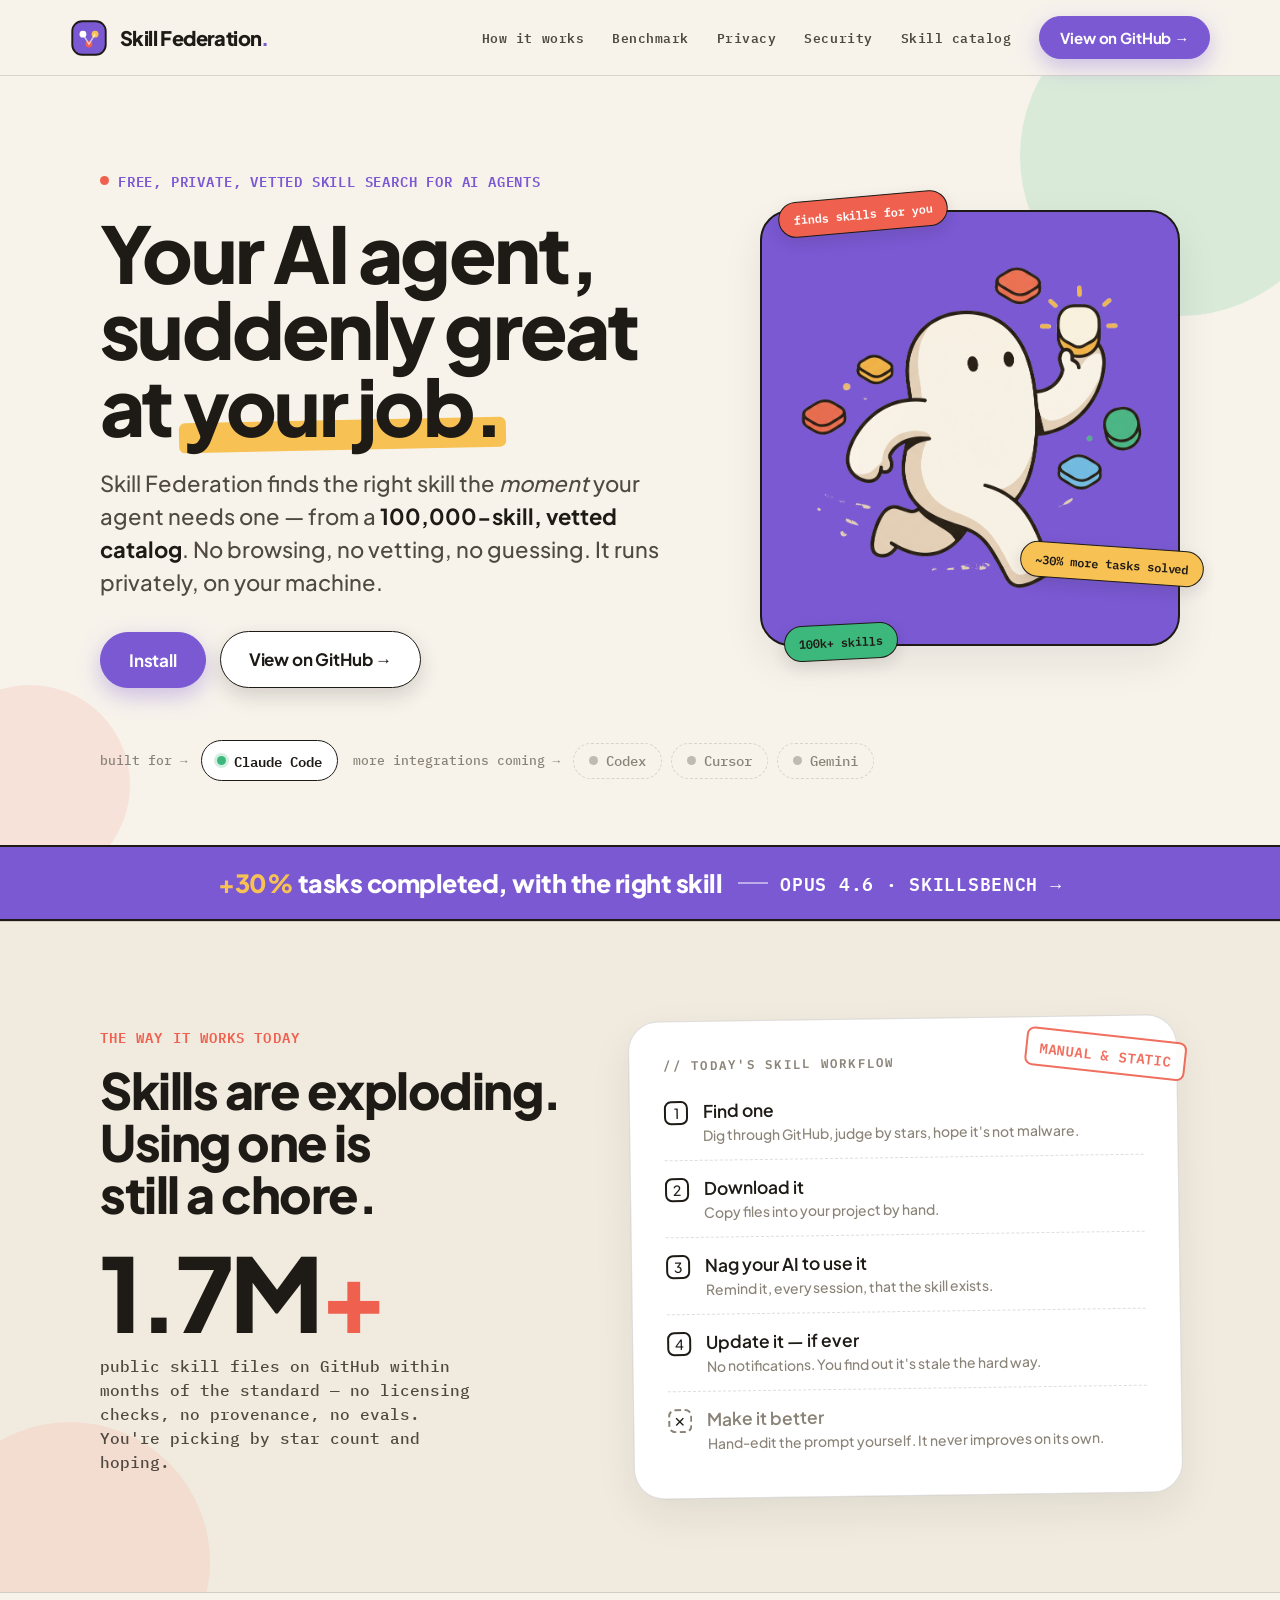
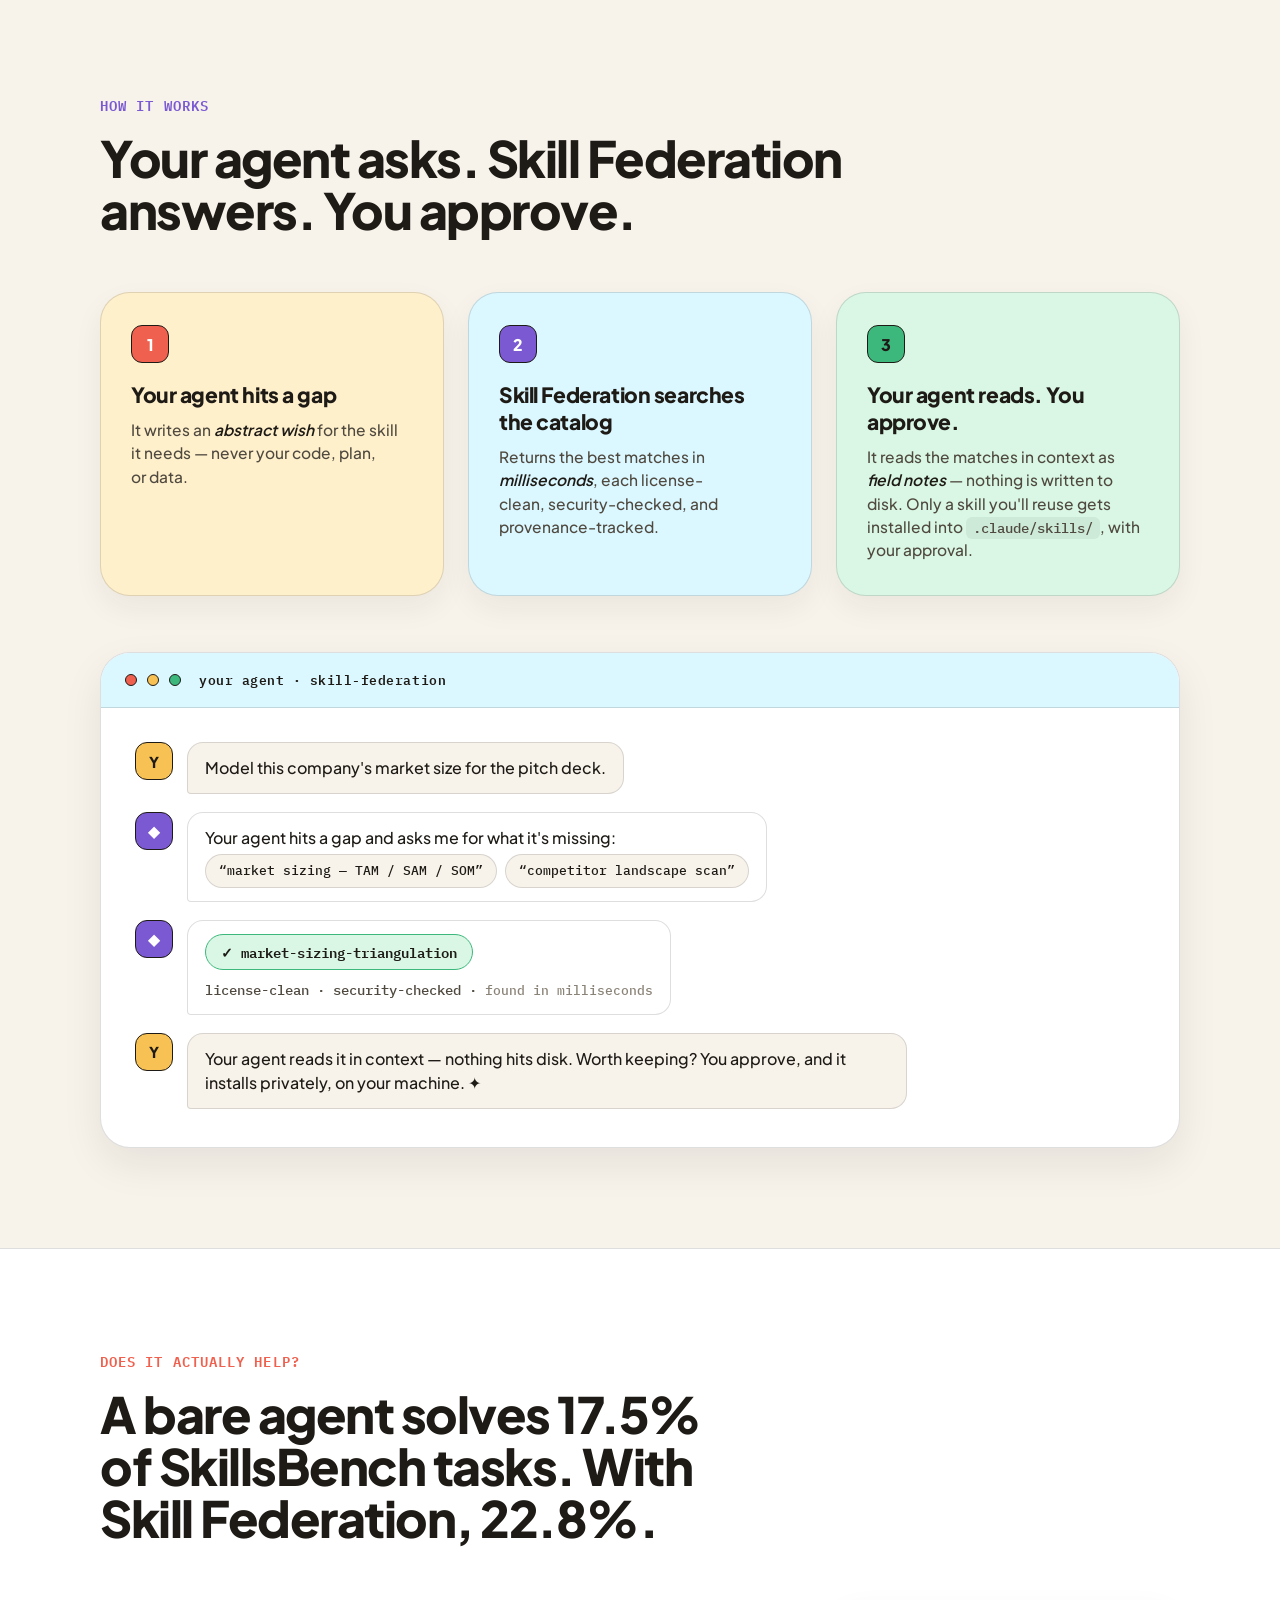
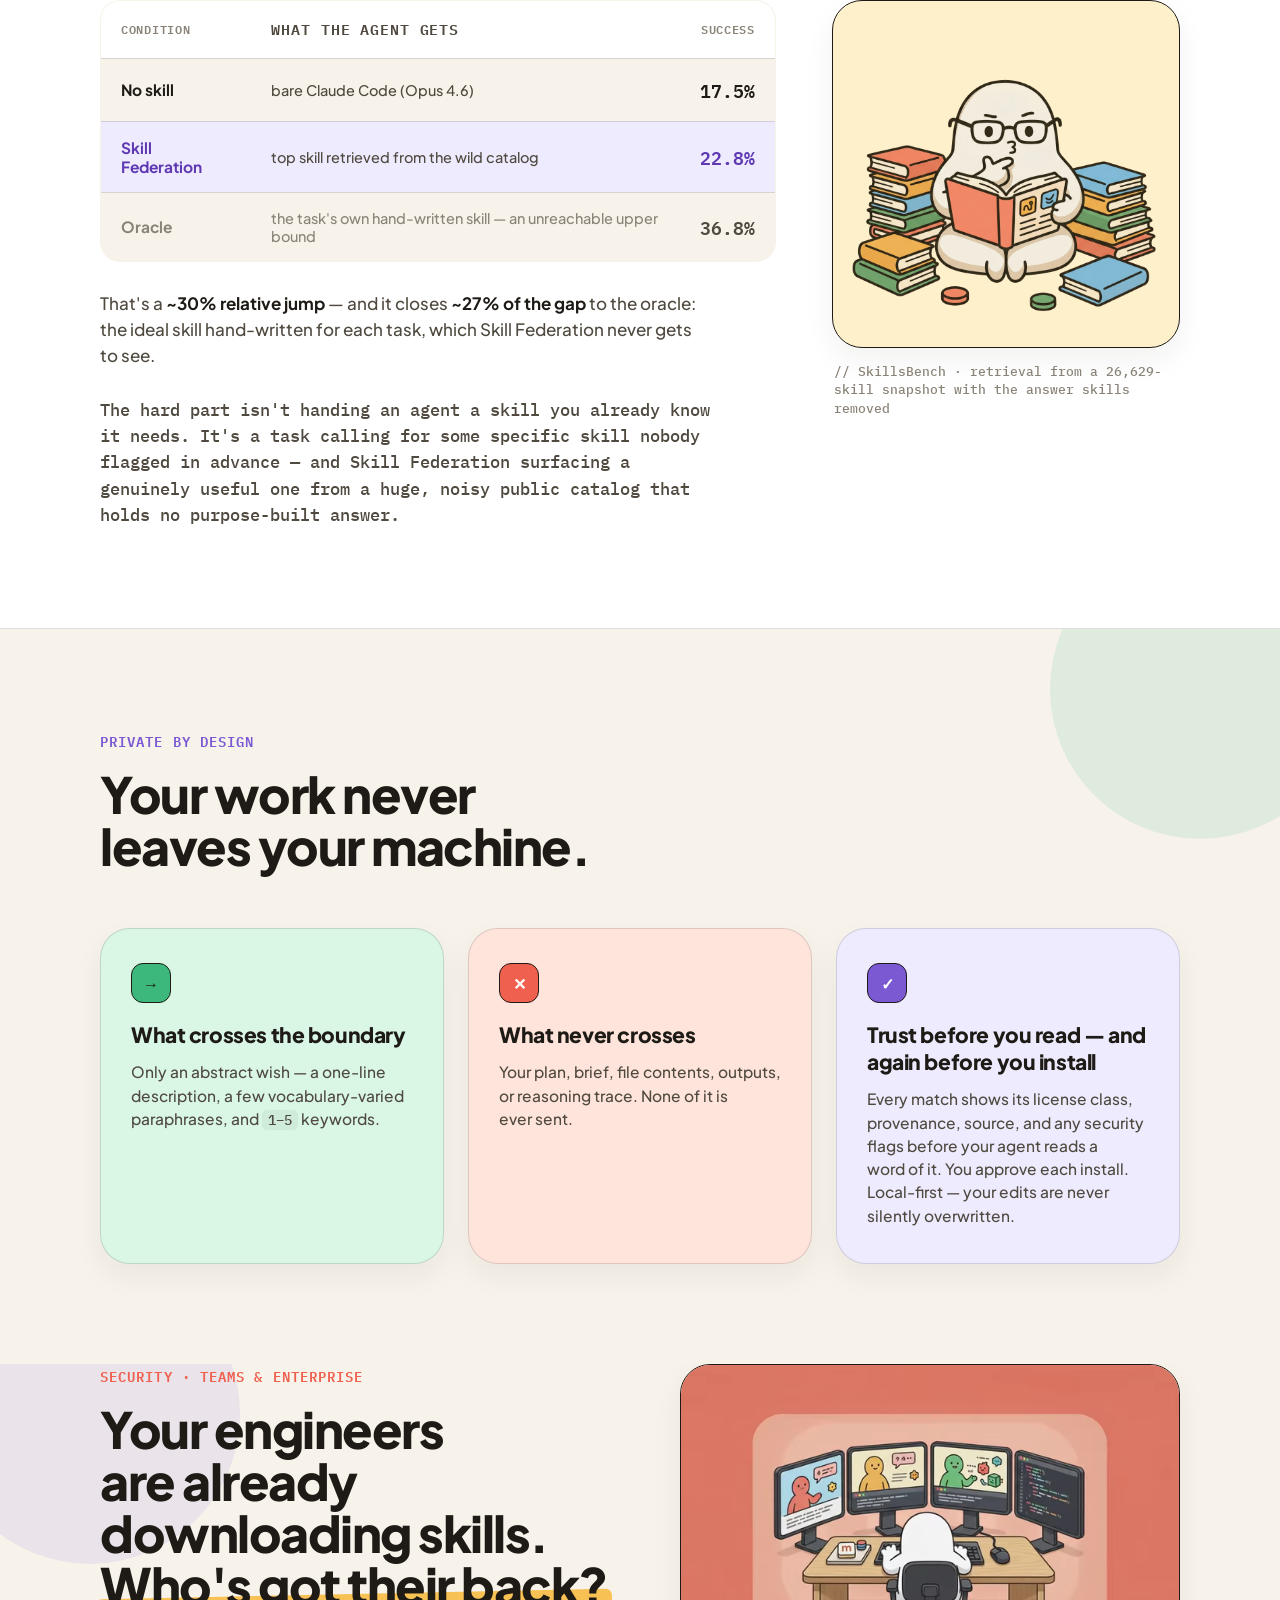
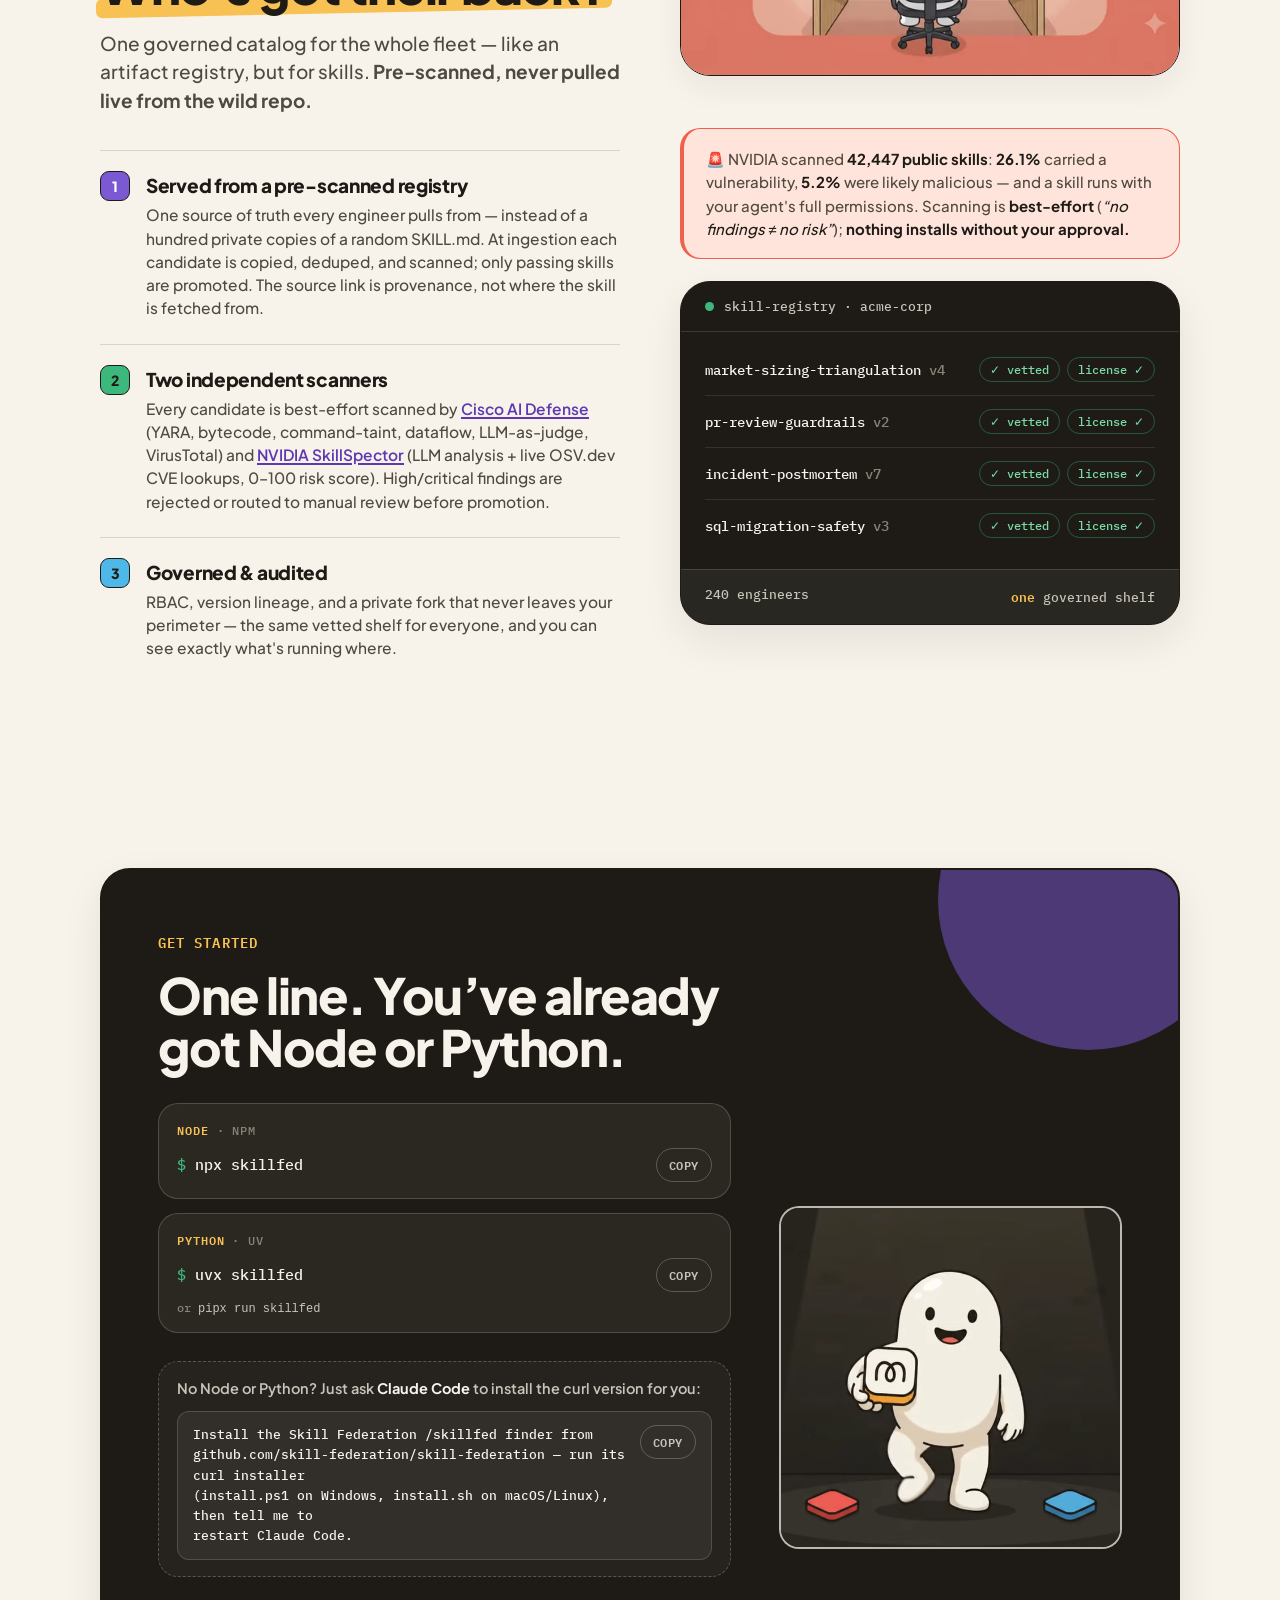
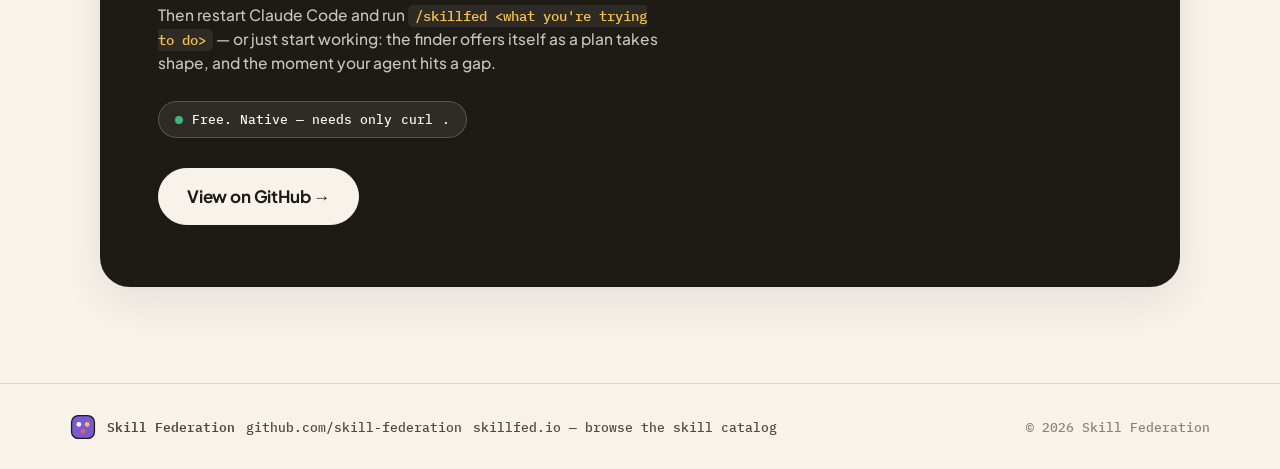
<file: index.html>
<!DOCTYPE html>
<html lang="en"><head>
<meta charset="UTF-8">
<meta name="viewport" content="width=device-width, initial-scale=1.0">
<title>Skill Federation — free, private, vetted skill search for AI agents</title>
<meta name="description" content="Free, private, vetted skill search for AI agents — Skill Federation finds the right skill the moment your agent needs one, from a 100k-skill vetted catalog, privately on your machine. Built for Claude Code.">

<!-- social preview -->
<meta property="og:type" content="website">
<meta property="og:url" content="https://skill-federation.github.io/">
<meta property="og:title" content="Skill Federation — free, private, vetted skill search for AI agents">
<meta property="og:description" content="Skill Federation finds the right skill the moment your agent needs one, from a 100k-skill vetted catalog — privately, on your machine. Built for Claude Code.">
<meta property="og:image" content="https://skill-federation.github.io/assets/hero.png">
<meta name="twitter:card" content="summary_large_image">
<meta name="twitter:title" content="Skill Federation — free, private, vetted skill search for AI agents">
<meta name="twitter:description" content="Free, private, vetted skill search for AI agents. Finds the right skill the moment your agent needs one — privately, on your machine.">
<meta name="twitter:image" content="https://skill-federation.github.io/assets/hero.png">

<link rel="stylesheet" href="styles.css">
</head>
<body>

<header>
  <div class="wrap nav">
    <a class="lockup" href="#top">
      <svg class="mark" viewBox="0 0 100 100" aria-label="Skill Federation">
        <rect x="6" y="6" width="88" height="88" rx="26" fill="var(--violet)" stroke="var(--ink)" stroke-width="5"></rect>
        <circle cx="34" cy="40" r="9" fill="#fff"></circle>
        <circle cx="66" cy="40" r="9" fill="var(--amber)"></circle>
        <circle cx="50" cy="66" r="9" fill="var(--coral)"></circle>
        <path d="M34 40 L50 66 L66 40" fill="none" stroke="#fff" stroke-width="4" stroke-linejoin="round" opacity="0.65"></path>
      </svg>
      <span class="word">Skill Federation<span class="dot">.</span></span>
    </a>
    <nav class="nav-links">
      <a class="nl" href="#how">How it works</a>
      <a class="nl" href="#benchmark">Benchmark</a>
      <a class="nl" href="#privacy">Privacy</a>
      <a class="nl" href="#security">Security</a>
      <a class="nl" href="https://skillfed.io">Skill catalog</a>
      <a class="btn violet sm" href="https://github.com/skill-federation/skill-federation">View on GitHub →</a>
    </nav>
  </div>
</header>

<!-- ================= HERO ================= -->
<section class="hero" id="top">
  <div class="blob" style="width:320px;height:320px;background:var(--green);opacity:0.16;top:-80px;right:-60px;"></div>
  <div class="blob" style="width:200px;height:200px;background:var(--coral);opacity:0.12;bottom:-40px;left:-70px;"></div>
  <div class="wrap">
    <div class="hero-grid">
      <div>
        <p class="kick"><span class="dot"></span>Free, private, vetted skill search for AI agents</p>
        <h1>Your AI agent,<br>suddenly great at <span class="hl"><span>your job.</span></span></h1>
        <p class="sub">Skill Federation finds the right skill the <i>moment</i> your agent needs one — from a <b>100,000-skill, vetted catalog</b>. No browsing, no vetting, no guessing. It runs privately, on your machine.</p>
        <div class="cta-row">
          <a class="btn violet" href="#install">Install</a>
          <a class="btn ghost" href="https://github.com/skill-federation/skill-federation">View on GitHub →</a>
        </div>
      </div>
      <div class="hero-art">
        <span class="tag t1">finds skills for you</span>
        <span class="tag t2">~30% more tasks solved</span>
        <span class="tag t3">100k+ skills</span>
        <div class="slot-card">
          <img class="slot-img" src="assets/hero.png" alt="Illustration: Skill Federation mascot waving hello">
        </div>
      </div>
    </div>

    <div class="agents">
      <span class="lbl">built for →</span>
      <span class="chip live"><span class="led"></span>Claude Code</span>
      <span class="lbl soon">more integrations coming →</span>
      <span class="chip off"><span class="led"></span>Codex</span>
      <span class="chip off"><span class="led"></span>Cursor</span>
      <span class="chip off"><span class="led"></span>Gemini</span>
    </div>
  </div>
</section>

<!-- ================= BENEFIT RIBBON ================= -->
<div class="ribbon">
  <a href="#benchmark">
    <span class="big"><span class="pl">+30%</span> tasks completed, with the right skill</span>
    <span class="src">Opus 4.6 · SkillsBench <span class="arrow">→</span></span>
  </a>
</div>

<!-- ================= PROBLEM: MANUAL & STATIC ================= -->
<section class="problem">
  <div class="blob" style="width:280px;height:280px;background:var(--coral);opacity:0.10;bottom:-110px;left:-70px;"></div>
  <div class="wrap">
    <div class="prob-grid">
      <div>
        <p class="eyebrow" style="color:var(--coral);">The way it works today</p>
        <h2>Skills are exploding. Using one is still a chore.</h2>
        <div class="prob-stat">1.7M<span class="plus">+</span></div>
        <p class="prob-cap">public skill files on GitHub within months of the standard — no licensing checks, no provenance, no evals. You're picking by star count and hoping.</p>
      </div>
      <div class="todo">
        <span class="stamp">Manual &amp; static</span>
        <p class="todo-lbl">// today's skill workflow</p>
        <ul>
          <li><span class="box">1</span><span class="tx">Find one<small>Dig through GitHub, judge by stars, hope it's not malware.</small></span></li>
          <li><span class="box">2</span><span class="tx">Download it<small>Copy files into your project by hand.</small></span></li>
          <li><span class="box">3</span><span class="tx">Nag your AI to use it<small>Remind it, every session, that the skill exists.</small></span></li>
          <li><span class="box">4</span><span class="tx">Update it — if ever<small>No notifications. You find out it's stale the hard way.</small></span></li>
          <li class="never"><span class="box">✕</span><span class="tx">Make it better<small>Hand-edit the prompt yourself. It never improves on its own.</small></span></li>
        </ul>
      </div>
    </div>
  </div>
</section>

<!-- ================= HOW IT WORKS ================= -->
<section class="sec" id="how">
  <div class="wrap">
    <div class="sec-head">
      <p class="eyebrow">How it works</p>
      <h2>Your agent asks. Skill Federation answers. You approve.</h2>
    </div>
    <div class="steps">
      <div class="step s1">
        <div class="sn">1</div>
        <h3>Your agent hits a gap</h3>
        <p>It writes an <i>abstract wish</i> for the skill it needs — never your code, plan, or data.</p>
      </div>
      <div class="step s2">
        <div class="sn">2</div>
        <h3>Skill Federation searches the catalog</h3>
        <p>Returns the best matches in <i>milliseconds</i>, each license-clean, security-checked, and provenance-tracked.</p>
      </div>
      <div class="step s3">
        <div class="sn">3</div>
        <h3>Your agent reads. You approve.</h3>
        <p>It reads the matches in context as <i>field notes</i> — nothing is written to disk. Only a skill you'll reuse gets installed into <code>.claude/skills/</code>, with your approval.</p>
      </div>
    </div>

    <div class="demo-card">
      <div class="demo-top">
        <span class="d a"></span><span class="d b"></span><span class="d c"></span>
        <span class="ttl">your agent · skill-federation</span>
      </div>
      <div class="demo-body">
        <div class="row">
          <div class="ava you">Y</div>
          <div class="bubble you">Model this company's market size for the pitch deck.</div>
        </div>
        <div class="row">
          <div class="ava sf">◆</div>
          <div class="bubble sf">
            Your agent hits a gap and asks me for what it's missing:
            <div class="wishes">
              <span class="wish">“market sizing — TAM / SAM / SOM”</span>
              <span class="wish">“competitor landscape scan”</span>
            </div>
          </div>
        </div>
        <div class="row">
          <div class="ava sf">◆</div>
          <div class="bubble sf">
            <span class="matched">✓ market-sizing-triangulation</span>
            <div style="margin-top:10px;" class="mono">license-clean · security-checked · <span class="speed">found in milliseconds</span></div>
          </div>
        </div>
        <div class="row">
          <div class="ava you">Y</div>
          <div class="bubble you">Your agent reads it in context — nothing hits disk. Worth keeping? You approve, and it installs privately, on your machine. ✦</div>
        </div>
      </div>
    </div>
  </div>
</section>

<!-- ================= BENCHMARK ================= -->
<section class="bench sec" id="benchmark">
  <div class="wrap">
    <div class="sec-head">
      <p class="eyebrow">Does it actually help?</p>
      <h2>A bare agent solves 17.5% of SkillsBench tasks. With Skill Federation, 22.8%.</h2>
    </div>
    <div class="bench-grid">
      <div class="bench-body">
        <table class="btable">
          <thead>
            <tr><th>Condition</th><th class="what">What the agent gets</th><th>Success</th></tr>
          </thead>
          <tbody>
            <tr class="bare">
              <td class="cond">No skill</td>
              <td class="what">bare Claude Code (Opus 4.6)</td>
              <td class="pct">17.5%</td>
            </tr>
            <tr class="win">
              <td class="cond">Skill Federation</td>
              <td class="what">top skill retrieved from the wild catalog</td>
              <td class="pct">22.8%</td>
            </tr>
            <tr class="oracle">
              <td class="cond">Oracle</td>
              <td class="what">the task's own hand-written skill — an unreachable upper bound</td>
              <td class="pct">36.8%</td>
            </tr>
          </tbody>
        </table>

        <p>That's a <b>~30% relative jump</b> — and it closes <b>~27% of the gap</b> to the oracle: the ideal skill hand-written for each task, which Skill Federation never gets to see.</p>
        <p class="bench-note">The hard part isn't handing an agent a skill you already know it needs. It's a task calling for some specific skill nobody flagged in advance — and Skill Federation surfacing a genuinely useful one from a huge, noisy public catalog that holds no purpose-built answer.</p>
      </div>
      <div>
        <div class="bench-art">
          <img class="slot-img" src="assets/bench.png" alt="Illustration: Skill Federation mascot studying the benchmark">
        </div>
        <p class="bench-cap">// SkillsBench · retrieval from a 26,629-skill snapshot with the answer skills removed</p>
      </div>
    </div>
  </div>
</section>

<!-- ================= PRIVACY ================= -->
<section class="sec" id="privacy">
  <div class="blob" style="width:300px;height:300px;background:var(--green);opacity:0.13;top:-90px;right:-70px;"></div>
  <div class="wrap">
    <div class="sec-head">
      <p class="eyebrow">Private by design</p>
      <h2>Your work never leaves your machine.</h2>
    </div>
    <div class="grid3">
      <div class="vcard c1">
        <span class="ic"></span>
        <h3>What crosses the boundary</h3>
        <p>Only an abstract wish — a one-line description, a few vocabulary-varied paraphrases, and <span class="mono">1–5</span> keywords.</p>
      </div>
      <div class="vcard c2">
        <span class="ic"></span>
        <h3>What never crosses</h3>
        <p>Your plan, brief, file contents, outputs, or reasoning trace. None of it is ever sent.</p>
      </div>
      <div class="vcard c3">
        <span class="ic"></span>
        <h3>Trust before you read — and again before you install</h3>
        <p>Every match shows its license class, provenance, source, and any security flags before your agent reads a word of it. You approve each install. Local-first — your edits are never silently overwritten.</p>
      </div>
    </div>
  </div>
</section>

<!-- ================= SECURITY (teams & enterprise) ================= -->
<section class="ent" id="security">
  <div class="blob" style="width:300px;height:300px;background:var(--violet);opacity:0.10;top:-100px;left:-60px;"></div>
  <div class="wrap">
    <div class="ent-grid">
      <div>
        <p class="eyebrow">Security · teams &amp; enterprise</p>
        <h2>Your engineers are already downloading skills. <span class="hl"><span>Who's got their back?</span></span></h2>
        <p class="lede" style="margin-top:18px;">One governed catalog for the whole fleet — like an artifact registry, but for skills. <b>Pre-scanned, never pulled live from the wild repo.</b></p>
        <div class="glist">
          <div class="gitem g1">
            <span class="gn">1</span>
            <div>
              <h4>Served from a pre-scanned registry</h4>
              <p>One source of truth every engineer pulls from — instead of a hundred private copies of a random SKILL.md. At ingestion each candidate is copied, deduped, and scanned; only passing skills are promoted. The source link is provenance, not where the skill is fetched from.</p>
            </div>
          </div>
          <div class="gitem g2">
            <span class="gn">2</span>
            <div>
              <h4>Two independent scanners</h4>
              <p>Every candidate is best-effort scanned by <a href="https://github.com/cisco-ai-defense/skill-scanner">Cisco AI Defense</a> (YARA, bytecode, command-taint, dataflow, LLM-as-judge, VirusTotal) and <a href="https://github.com/NVIDIA/SkillSpector">NVIDIA SkillSpector</a> (LLM analysis + live OSV.dev CVE lookups, 0–100 risk score). High/critical findings are rejected or routed to manual review before promotion.</p>
            </div>
          </div>
          <div class="gitem g3">
            <span class="gn">3</span>
            <div>
              <h4>Governed &amp; audited</h4>
              <p>RBAC, version lineage, and a private fork that never leaves your perimeter — the same vetted shelf for everyone, and you can see exactly what's running where.</p>
            </div>
          </div>
        </div>
      </div>
      <div class="ent-right">
        <div class="ent-illo">
          <video class="slot-img" autoplay muted loop playsinline preload="metadata"
                 poster="assets/ent.png" aria-label="Animation: Skill Federation mascot overseeing many agent screens">
            <source src="assets/ent.webm" type="video/webm">
            <source src="assets/ent.mp4" type="video/mp4">
          </video>
        </div>
        <p class="sec-note">🚨 NVIDIA scanned <b>42,447 public skills</b>: <b>26.1%</b> carried a vulnerability, <b>5.2%</b> were likely malicious — and a skill runs with your agent's full permissions. Scanning is <b>best-effort</b> (<i>“no findings ≠ no risk”</i>); <b>nothing installs without your approval.</b></p>
        <div class="registry">
          <div class="reg-top"><span class="dd"></span>skill-registry · acme-corp</div>
          <div class="reg-body">
            <div class="reg-row">
              <span class="nm">market-sizing-triangulation<span class="v">v4</span></span>
              <span class="reg-badges"><span class="rb ok">✓ vetted</span><span class="rb ok">license ✓</span></span>
            </div>
            <div class="reg-row">
              <span class="nm">pr-review-guardrails<span class="v">v2</span></span>
              <span class="reg-badges"><span class="rb ok">✓ vetted</span><span class="rb ok">license ✓</span></span>
            </div>
            <div class="reg-row">
              <span class="nm">incident-postmortem<span class="v">v7</span></span>
              <span class="reg-badges"><span class="rb ok">✓ vetted</span><span class="rb ok">license ✓</span></span>
            </div>
            <div class="reg-row">
              <span class="nm">sql-migration-safety<span class="v">v3</span></span>
              <span class="reg-badges"><span class="rb ok">✓ vetted</span><span class="rb ok">license ✓</span></span>
            </div>
          </div>
          <div class="reg-foot"><span>240 engineers</span><span><b>one</b> governed shelf</span></div>
        </div>
      </div>
    </div>
  </div>
</section>

<!-- ================= INSTALL ================= -->
<section class="install" id="install">
  <div class="wrap">
    <div class="inst-card">
      <div class="blob" style="width:300px;height:300px;background:var(--violet);opacity:0.5;top:-120px;right:-60px;"></div>
      <div class="inst-grid">
        <div>
          <p class="eyebrow">Get started</p>
          <h2>One line. You’ve already got Node or Python.</h2>
          <div class="code-list">
            <div class="code-block">
              <p class="cl"><b>Node</b> · npm</p>
              <div class="code-line">
                <code><span class="pr">$</span> npx skillfed</code>
                <button class="copy-btn" data-copy="npx skillfed">Copy</button>
              </div>
            </div>
            <div class="code-block">
              <p class="cl"><b>Python</b> · uv</p>
              <div class="code-line">
                <code><span class="pr">$</span> uvx skillfed</code>
                <button class="copy-btn" data-copy="uvx skillfed">Copy</button>
              </div>
              <p class="code-sub">or <code>pipx run skillfed</code></p>
            </div>
            <div class="fallback">
              <p class="fl-q">No Node or Python? Just ask <b>Claude Code</b> to install the curl version for you:</p>
              <div class="prompt-line">
                <code>Install the Skill Federation /skillfed finder from
github.com/skill-federation/skill-federation — run its curl installer
(install.ps1 on Windows, install.sh on macOS/Linux), then tell me to
restart Claude Code.</code>
                <button class="copy-btn" data-copy="Install the Skill Federation /skillfed finder from github.com/skill-federation/skill-federation — run its curl installer (install.ps1 on Windows, install.sh on macOS/Linux), then tell me to restart Claude Code.">Copy</button>
              </div>
            </div>
          </div>
          <p class="inst-then">Then restart Claude Code and run <code>/skillfed &lt;what you're trying to do&gt;</code> — or just start working: the finder offers itself as a plan takes shape, and the moment your agent hits a gap.</p>
          <p class="inst-tagline"><span class="dot"></span>Free. Native — needs only <code style="font-family:var(--mono);">curl</code>.</p>
          <div class="inst-cta">
            <a class="btn cream" href="https://github.com/skill-federation/skill-federation" style="background:var(--paper);color:var(--ink);border-color:var(--paper);">View on GitHub →</a>
          </div>
        </div>
        <div class="inst-art">
          <div class="slot-card">
            <video class="slot-img" autoplay muted loop playsinline preload="metadata"
                   poster="assets/install.png" aria-label="Animation: Skill Federation mascot presenting a skill">
              <source src="assets/install.webm" type="video/webm">
              <source src="assets/install.mp4" type="video/mp4">
            </video>
          </div>
        </div>
      </div>
    </div>
  </div>
</section>

<footer>
  <div class="wrap foot">
    <span class="fl">
      <svg class="mark" viewBox="0 0 100 100" aria-label="Skill Federation">
        <rect x="6" y="6" width="88" height="88" rx="26" fill="var(--violet)" stroke="var(--ink)" stroke-width="5"></rect>
        <circle cx="34" cy="40" r="9" fill="#fff"></circle>
        <circle cx="66" cy="40" r="9" fill="var(--amber)"></circle>
        <circle cx="50" cy="66" r="9" fill="var(--coral)"></circle>
      </svg>
      <b>Skill Federation</b>
      <a href="https://github.com/skill-federation/skill-federation">github.com/skill-federation</a>
      <a href="https://skillfed.io">skillfed.io — browse the skill catalog</a>
    </span>
    <span>© 2026 Skill Federation</span>
  </div>
</footer>

<script>
  document.querySelectorAll('.copy-btn').forEach(function (b) {
    b.addEventListener('click', function () {
      var txt = b.getAttribute('data-copy');
      navigator.clipboard && navigator.clipboard.writeText(txt);
      var prev = b.textContent;
      b.textContent = 'Copied ✓';
      setTimeout(function () { b.textContent = prev; }, 1400);
    });
  });

  // Respect reduced-motion: keep the poster frame, don't autoplay the mascots.
  if (window.matchMedia && window.matchMedia('(prefers-reduced-motion: reduce)').matches) {
    document.querySelectorAll('video.slot-img').forEach(function (v) {
      v.removeAttribute('autoplay');
      v.pause();
    });
  }
</script>



</body></html>
</file>
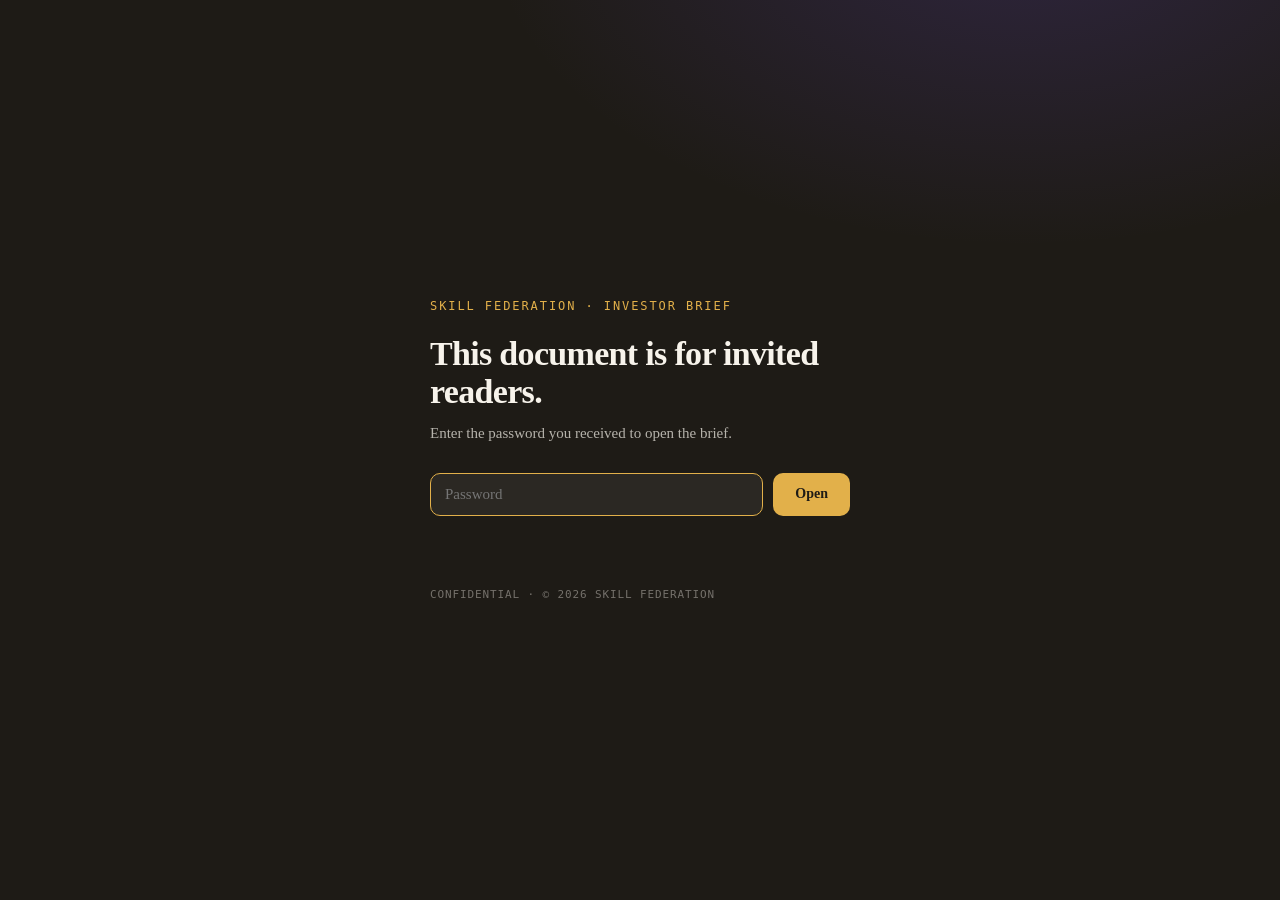
<file: deck.html>
<!DOCTYPE html>
<html lang="en"><head>
<meta charset="UTF-8">
<meta name="viewport" content="width=device-width, initial-scale=1.0">
<meta name="robots" content="noindex, nofollow">
<title>Skill Federation — Investor Brief</title>
<style>
  * { margin:0; padding:0; box-sizing:border-box; }
  body {
    min-height:100vh; display:flex; align-items:center; justify-content:center;
    font-family:"Iowan Old Style","Palatino Linotype","Book Antiqua",Palatino,Georgia,serif;
    background:radial-gradient(ellipse 900px 560px at 80% -10%, rgba(108,75,211,0.22), transparent 60%), #1E1B16;
    color:#F7F3EB; padding:24px;
  }
  .card { max-width:420px; width:100%; }
  .kick { font-family:"Cascadia Code",Consolas,ui-monospace,monospace; font-size:12px; letter-spacing:0.16em; text-transform:uppercase; color:#E2B04A; margin-bottom:22px; }
  h1 { font-size:34px; line-height:1.1; letter-spacing:-0.02em; font-weight:600; margin-bottom:12px; }
  p.sub { font-size:15px; line-height:1.5; color:rgba(247,243,235,0.7); margin-bottom:28px; }
  form { display:flex; gap:10px; }
  input {
    flex:1; padding:12px 14px; font-size:15px; border-radius:10px;
    border:1.5px solid rgba(247,243,235,0.3); background:rgba(247,243,235,0.06); color:#F7F3EB;
    font-family:inherit; outline:none;
  }
  input:focus { border-color:#E2B04A; }
  button {
    padding:12px 22px; font-size:14px; font-weight:700; border-radius:10px; border:none;
    background:#E2B04A; color:#1E1B16; cursor:pointer; font-family:inherit;
  }
  button:disabled { opacity:0.6; cursor:wait; }
  .err { margin-top:14px; font-family:"Cascadia Code",Consolas,ui-monospace,monospace; font-size:12.5px; color:#E28B6B; min-height:18px; }
  .foot { margin-top:40px; font-family:"Cascadia Code",Consolas,ui-monospace,monospace; font-size:11px; letter-spacing:0.08em; text-transform:uppercase; color:rgba(247,243,235,0.4); }
</style>
</head><body>
<div class="card">
  <div class="kick">Skill Federation · Investor Brief</div>
  <h1>This document is for invited readers.</h1>
  <p class="sub">Enter the password you received to open the brief.</p>
  <form id="f">
    <input id="pw" type="password" placeholder="Password" autocomplete="off" autofocus>
    <button id="go" type="submit">Open</button>
  </form>
  <div class="err" id="err"></div>
  <div class="foot">Confidential · © 2026 Skill Federation</div>
</div>
<script>
var SALT = "8ENVL2qTxel//mi4McuYQQ==", IV = "5YHoG2SqYrBthJh7", CT = "PRkv0O0Wu2Z+shaQOMm5NgVBh1scYJEkp5zo1kQ4k7ssIEnsSN2MkfGpwBy94dKRqiGU8GWDlup2gMWSslxrwPWzLV75rmeoDXrM1Xi0QmXa/yprYBc6O+Ar4dbMIsJwzhBGjnXZocn2fDVmVea4TEMwGJkF4QoLlkKC5Y/Mqb0u61Qui/zeUJ4bDG167kHWHUfKb7S2Q9+Voy4410X5eES/[base64]/[base64]/+S1dvN9cCCxJZl0xBaHjSJl203OM28EjtEeXAfbCg/OzHi3SJ+MLMj/Ggp5EzgPyqg6ZJ9rf08iMhZ+lyKwywW5vjwMT/DZXgvtp+a6Gw4LVQGbzlkIqNsM/2GPwdpE+++JLLAN68m3uFqABqPa3upupq4pcQZZtY/70z4VkQarkniiPJFj/+JRZRTt/ASqPjGlop2biVNEeJkXILmXBE4V9nHXh4kgYW+hk1840CFGAlPrC9A+L7SCjaSQh8tWEe86tbJIPWBwZR88hb/ET+IFcztZjVT0or3R0uiehdXbu9+HrjMs/nY9luG7LHwLVnq29EFhNIUPsyzrpJgIAKg2Nef/pZthiAXVButJehgZXfC+sjAUk6Wtb/s4awG9pYEIOuo5cyNRUcZIpxn4WP/SnhOFhTdAE6xhbkP2egHi9RxmmiK8TjylGielfdpgr0C/lhSCZSWDf85Nb6D13bL5aAavfMOOyT8EcIAPUx8bGzCG8tF8vsEcyGYgRXoJ2zy9OIXCbwCxEFR+wodhvXX3L5pf6tqJmF5TJZXWmJvWoAS436AiKsqxKL2J/Qlx+3CDPrR7doGLPFFLxXOpLc0Jur6/du93h93lepaLTb24hpMNBzin/G+nQOBFrocghnO2VLQHr/qZbuorLzknDnJeeeTukdPtFCytMoUxohApewODggJiJLFWL0U93i0wTC593+YH4f79JIc2VYHbG0pz6w7b03HWfOPmy7f25h/viTXPCk22owrEnx/VyK8jexlLxnjTsmIE1UjGeKqF4RVr0Ta4HmdhTIJ3izdjNs8J2sfTD2LY/PnW7gNJ5nOGQdTACbme3wcD0RF8wQoRkWglaE3r3H8Cfs8pebIrIIVTMC2IWd22LQjw5MBEaXzaZn7BlTjyaQ5PDzGi6aRBjFRC3qMWNqJ8LjXmnYvJ5w4yuVDMRndRnVL26OR/cuWYAUHHCRovZrXMTQaeJrWUB4veb1kVaZF2bfHQYAC/EGeOJgrwA7k0BUakCyEHOb1v4t/xPSgaSBi7pX3N1GuqzZs/Af2DjQSoF0b0laorf0XeRQJqIVcATKN8G3SSoiUVF0WJQQHE9xWR/v9X9LdGNfVYeFshaTtBiZ/kGiPRHVFWsMPFnT4Xlt+InluKNnLwbvKHTZxIEJRHtm4UIIyKMrePGPz8nhmuxrUo6YahyZZk1+bWakMttBzhWFvIep2hOS1il22x+2+5sON1WJ0EAkbtlhHmQIxqfgRKS9f1GN11b8kSMUcAvSgpwGRafBfTulSA4GzH9Rk50feedyOPbzKZE7mf7gwDoXrCB2ikZt/ckmI9fTCSrXpX1N0n3yGPjT8IQZLK85g8RWlZRfY7FMLmKp+ianibkc84hEkz46l27T7bAeKzRZcb79JGH4rkt1iLEEsEcgXsqTxmOUnTiCJfxafqiEa2xO5XuKiqEpzoCb8RKjRRIwF2DnT76B4Fxh+4vxD8LNKMEJz3Ec6Uu/gIF700zM86V+lQ1IWs2N9N8Ol5euwPUX0vdPT+dDGTw40Ca6/5NgSG3nDPvX27ntqj471VumFzJrbcc6ikvOZdPgN+Q8k4nDExZHYR0NdL5k2EjIcNbbjlHdCIblFRgyPkTrYDkPzFATrdLNsClLcC8W326r0EIobfqwQ+ElnlwPgtNAdtK9Go6EsRdITkxcRGiqnPXmN5v4Yo9cSnCMw/iqlm8Pb8Q3X13vx2eZsogrAWRqsr1BJ8/Gm+l0hDc5rOYnEcSmmOLoP5rySOHU23750/Mtzbsrb6lyPOQbukPOiywb/UnfDfl5qNMqaBBhqxQ9r4s2XML1rmBMN923/Oi7nknKYyfluPpTTY0mPirvnOqgRxCnf1STAMll0bKQgFgWCaQCTRjHPljkWvCksfk2zxYlhko0GiO/0PdSjlYW1pjjXgdUx1eaXxh1i2V3EX5xaw7FSexrxVZx4zLZ0iuWYjRIl9tPYH3Q/V6G5Oo3o9tQt3fyT+EfpeRlML1pRnjl0Hi3IVd7hwzFFDIztKaTdzumTHtHYjNZrbjlVahloA0KvX3Gsd0cRGEQ+pSmrHTCXiVO3HMEc8JTv2mtj/bKpv1xAm7opoVEE7KAthOcA+Y+X+m9PB/1NvajINJinPUehKQNfOFiqegXVSd8m6PSYjnAbNo2Pllwfr0iG51R7ILfLDuFVwMorrASEfJ1itFk5Eqg0kv31iSX2kuDlVm1AHN7HoC+L/Hhn4aAw9dkO2BYH4/KfdLg6tfwWgvSj8MjN3oiHNWvzaBMnaes3a9+hKAjoLBb6qM3munTHgvDPNv0c2//NTN3I2bUm3VgOqlPYJLNMOgpMavsZKVkqGKcVdDuq1B5JofkyDTkLqR2RC5FJr7yVQQOBysYR8XBSXJmkVEM6Tr7pQcQAm2Hzo7pMZMfuc+lBttqImyYkxi+HehHv2Be8a+WK+CduNLwsnoFlvb7nLA7lE2gb5oRBPG29MYfo6FXCKAqJ3XKULwerBy5Fxtl6sYnImM/psF/ykPA4ppd4M5EgXeX7NKIrcpHoZiYbY3JSNBWlOlLnjWVwqOiAQLq11uP/uDo/iFlP8Loii+2mocbla2C6hzvsJPc3OGJB+HBv79ZrfEH3S+X6Cuo0iS0cGNnPGFrVZCuFCx453dw2VpUGx/QGS8p6t31xc7AapMA1Fovs/6wOX3XrK4LZ37a3VoqnSfGzsYT9cMoTvbJBA1jYnEh+FJyw22dTP4G70Hs7GYoHFBOVAk0FjNeGjmPtDowysGSAwTZWRk0fJGiQzP4hL8SHdnx2ewwNnc6R8k3trSomzBKulWWSeU5XVc3JhGtgZmhwz9WdTZCYbXlkbJeyzC/0/LHuBbGRVx1OLN1hVq9Y9DjSF1ojftbDNFO89NUU3wZuOfWcliUHLj1uCkH1eefeqFPCc0CXFW5cv2hZtfihdHsNuuylFnbakX2/i0yToaj+afO/TXVGvXIHe9bBLEm/FsAuVyglZjqrPiahsCIp2Ph62PUXbOSouqbjXjNyO2f53sfCR5D2uC2Y636JMaAZMmhxKtUPfxXhYm5cVUSGxwvRiZDEKMLVNcGG9r/MMwniOYM46H84VBUa9y/+9LgrtVjrZpRq4q5OXib7sjwcAfSXqGLXPMLWA1rafo6czWOCg8Vcv+c/FEt/LlcQt7E+xzBl70dHoqZDKimgnuf3KiXR2JNPTJwBoYEmYUD/UdffJeu+YhL3/c0Zdh5Q6+5Z4svBoiMG7P+F1/nf1WzAvrfRVZjz79q8TcPpTfOfElYMolK0xhRDQrjs5FRnHxlUGf872rkrBmLv4H7lIxqFY6SAE0IHZ9lehAlMAUYm0q8sH8+eTJnJRriTxGCGxKNUaidKltzzBhwJfSfeWkHtG/JCynO43xjfamEtfz/lW4w6cxDTsUopo6B7ty0ygGMpPju0wNEpCIzgJnDgR/idv3BmfHgoxA5vp+Rk7WE3jVwwm0us/YIVcYBL2s+MKspUaOFeh8qQF933Pl1hYXGCu2jGBEg5/RFY1ZNanq2349rmIkwQjRy9XOM4KA36ejnzxpYON66KA1l1BcAmcIYOQj2mKqLSqmzJy5Zl/[base64]/fvvWpZektdE7UeCIJa6ga9YCO4juW5p+HGFy/TQb5qFqFpAECZPl7GZvGgNCTf/V8spX0DQnljuuAMRlr4hBm5AESa03onz+kuxhA4OumrFemgWXDC8BY6SvnH4XMpNh2SRDpdbhIzjp1JcBXXPwtvmNGPDHi7i2Vs8mQF44tiwXodo064MOL+cgmgooQ1gW+JfUK1VJzRZJvxzQR5uRqgyXtuyjTP3vP8AwsWNXsSeJcHffIDgiAqO9d6KcBzauZ/xI1sf/l3oMZPlljx8mFdoUVnqoq7KGvuv3eNnl56mqinvVn07fK9iMAei0As2B9ub7AZMwd/w9qGEFx/8GjPKxxyPhFCeeCuYzEkKKK6v+Cj9g4LBxRvKZF+Ng1nvvl07CBamY3GSMOR2bkEHdLKgLyHyQGbka5/sxuzO6azgv+QigziXsh5SGeBvlaSw2vpJ/MjCyueRpKJUelKtGb22KAaoPKs3QBkXCh/bFshrEb3C0CAqxBEBp0q/6DT1dPqK+XjRQJ4H/Ox9aXoekH2tYlSvpJY7EukasMit5D88PByJ74HkOGdDmZqLXCdyHoELCe3DGFJNo/mMw3pKAKD5MpoCT2xjxzX+LNsgN8qbIWrSIP5HUPNdckp2EAZGp+qg9345x+gToh45jQ2pjYu201d/GaZ8LghA5yWGnFj3VY5sI9vrIWdwQ4uCypZ0WxM2DSzXEbfSO86exWmWl/tZCCnkQ36JaZ9ExlMl5PvLynFAL9rkoYfhuh2YVWBJ5LB66DnwJb9Du5W3JUMIzqYcjxI9HzZMdhvB9FGqovmbiLj7iodd/RcTHVFnwks0oDxXLxK/HkNT0trpPXLgqzUYn6iFaS5GIoxpWk10MGFYSUz6A1W+Z+7EErOW+YCPxNxAXNHH/e9pJd60q1NP8Sw3MtLpL8l/aND8zYdPcT0dm6cPOmVtIYZjqqB/JHxP+OTdompcYjGvwP03+O5aafJf7kLgJ52ZtydQ1E7nthwCkC3toI4Iz1uZQiH0K4pzB+wLbZ8jRTpgtBJ91JM8gKCNRwN3wj0T0E3g+5VewdxWZ2FG4ueHpXARsHZA8+eqFH48L8kE03mlJ/yeB2EpFFz/+qmSCOXl2+eJ2SXJp5HDDzPTrv6cFGjMnDcIPpL53yObemdys7qssv+WiepRoRl2GPA/3QbVG/0XuC+tq31H6uusvK2k99JYDLmxswSbsgt4TJVhlFYS+FJIAs7GedQQDBB2MxNOF0yaJY2b4aRl288fKk9Ht7bfWWomPqSFB3r20WQIlcj/UPSz4vze5ln3EcglhCSOcKMYR3/K1ZsojZ1W8uFSvB/4Rs52btgMcjKO+DZqzDM71JIiXWrBI8EgzO1ZVF+IjKQWDAOdtMc0hXmdre5srS6m8R/nX3YFpFjkPOuzQbghkDmsgoaJnauPjLaV001ahCBc6Ewm+KCNqpd8HqpI32xOQLNcm/dg8dKyXot2YBGKHo1DtnYe2Wh6xyoQB6KCwJSvIlB+f/igUpzRf2/rVRWV2CgnnzL4Bmj03HKqLr5YVpkJ12CLD1yjcD0OzhASdRd43Nut4crJCi1P+ea4n4q6f9x+CLQ/S2UrF5pPl4gAh6f+gHvqXLUnGZqkDitGsi7qt+UmdR01MaTVp0ZPythEbyr+7NOgiNfRwB8C8UonkIffWiHs8vzhkLMBRe4cQMQdi0Wcw1qXyl8QgRayp9U8AKsWlOLQkNyr0KeT6vRNGTqCUsyYemb/qlCsxEyfnJlV38eKeqFhrmvI2OpzXxb0hOq/Ci1YZaE5BgmnvKjBiEnAOyps9YxX6tNzMzvEt/qomgEpCVGFSpJUEz9XPT/5FIDql3kHcaR9MoK/o2SVtXdUQoUqZWo8MndAk3C64GGiXEBFrhGxPGS1cZ41rimQ8vd5uV1YU+G7xghiv5PgdaweM799TwK6yg9r0Ssn4gbtJwxxSWS2aXHs/qVEb7m8O5sIwF2LJcyNl3E2IrjwCVKC1knHmRegPOrhRohVg9/YJNTTD8FeU/ylwkBs0Qy7qAU2nGXc1TENNQlbu5Vr/rEEa/zY6Wulo9DkjIxg5Olej8Gbgbu4pYWhL8cxMZHUx98ob/hzfcN78uu4M2Nz9G9ny5mfUoyznJxZvgIO+qV3wYDFTChQ0MPzW1NIHWXp6+9QTDTT0T8JZH30PZQssELHZ5pidbyi084UXQYXvSY8x8S1niAWEHLvOK1MzhtDb9absYRBlphNjg1ysjjROCjlHS2IyYwxKmz7zhR/8N+yw5ye/XA6vwSAB4PRPbbpP5blpDwnX6gT8aBa727Ke8pqxGkT8uhUYxXcG/8sk0gbEAd/fhDaKZVrDp25TsOid5wPqK5pPABCJ9xIT6B18pDrIErhZOINnisBysTTSykzICIj3pNQyZbHgy/E4Q7MzLBJ0q5HznjIK6LyPIVvslooDj2VnIglntLzcIvZgPJrC6eDXXFa8pDaFv/pDxiJ2l6XNOz4m7kfMPyOAtI/6wr0f336l+BZnBdItztHfVNsXMgnl6U1FsFgo/170TUCQvOgYrPxUVNKeG8H4k0VQ/LjtfcCniYiUpgcqIPgLxKGdbydRHb/aRlZe/cGDEaK6ksOtI16MO/syym6F41aBSYvDDHquPDlDtaiZBO9EVkwipxDgWjXRZOc3gsZEwJpn0M/WdWEfWf3H/89G7EgAHMIgw30mJU7aWMARaxlCb/ZiruMQiXCn8Wo2tQFYI0nRTfQD5l6ZUAsKXiqn2YeGQHvUnoASnhqgJMwgus3mdXDDmPlGPEonGpWW766NXg63aIlHgLJGE4WvsmrTflzql9WwHvwKA9Bw35kJP5+rXpp2yC0/[base64]/uwbg6qNPbzuBrsW8z98MCSUgu0/HllVYNt++g4IchsfyxDmSQhhBiz6ZG/E4WhwGGCTnadMeoGpZoSZLUke/odoLpacyC1MPxqFr7sHWL6YGcGKbRG+ZTzbi+vsUlEJYtNMSTgi6Gz3vJB31J0EgChNIBmWEmvpdcd8+pTbojDnBa3hIt5oD01p3VcMKwPFQWjO6EEswUTL15KVaaSd+EZpoK9cSTPYvGHOKqx2sQGvULfUI+gbQzk/WU5zPOs5A2s6oL2D02mQyq6SmuGyJmhPNO5TB3qjZZAHWoaZY/aSyjhHvgR+yUgDV7iG7dZ0lgxxxv4nH9qC1X1ZOXRm3L4NPhUpiSW9zCWWjaBCMOrAfuO24aZqOeTSaw18jSCr8RQaAyCV2b/hKk4AivQU/fGLvQvXK78avUngbKX+CxyEUjgHLSrsXkiT8Vutcfo3uHTR8FdEEmLWwVNC7Q55/ndwgz1J0bXpHyTaYfBUQZhmmGtU5DbV+cN3t8ZUSEG+ZNJH7vg4gLB016wHATVlszcizb4TphAF4rspDPUb6j/8CtLbCu6WxEZ5N2fLs3QXFKE+zVuR09n/2eO5aSi9bDNvqZV5eXsHP4eQhXxGvtsJgZMOA84jejG+CZq9eqq9rqyhy2cUZkCwYRopmCLynEtuHAlXM5QC3yKtmu0P/[base64]/XKPLiw6x8hXPBwcRxn6GO800XVuIXO1+w5OSY/WA6BN4PN6J63l06nQ01AEJtW+lCRPyRLFlFfVqhmogaw2w6KKtl2KnmS7bFFYUwjq2QZpR5n9tFJDHjgffZDqdSCE7pA+uv4jwhha4FdwQNyuWJ3EpUwVx14YGTj85mRaWpfejBBUI1ll2Mich3IcfFuT2lks7VLSjbyOtmHtxXETxKejVLitC5pdp/cX+XG9j185ivEHE/8ViPXo7CscyXHdbbZI2xZcJQmw4Qmu4unih6Sl2xhSTnZuQroSHag/zcguYe/4ZP+P58wK3Ke/nerb2hpYo71B+BtH89M8JDRxUGO18NCXd4tCwg63eisS90G2BLjr9jxonmkkHnKa7HiyYdbB7sFZecF0h+TAKGSftODLmdOowQniUUMM6Csk46gX59a0Ah/EKZkVS4dfHtr9Wk65hV0hOsPnCy+wRyrC+0W1g30kql8PXU+rZe1DOikRTkQG4Jld1u4tOCTUnqDMMyC1Q3U4UIGW11ZyLyav/RUbCCwToS1NTY8fna/kjw+3MysgmD5qpDsuejdczo50wsc6ZgbjTfO0DzExMG7Skm7/q4Ob0+IdaOZX4Zpct4yQXkXzo7yQaLvH6HaJwZjCRiOBlp/cg08w9qZPtqao4nRTxUfboPiiJBWbyqlkoTb/fnLYHTAI4PQvxAw+ACLRVdv4WumGNEmWqDQy+c4N7woWrDBzQ9ZtJwihdvqOj1pYpVH1lqTUjqhOePg1lS8cZQcaM/ZrHB9BI3+0kjxdyPXYdhOSTfwhCrVk2+jPExS5Sw3JOE4NLlLDBFYddmox2Gtkv72bLY7SToydD0K1q3vsp6hU21BOuTICX0ZpsS/oxImUQa0usZcJRRmZfpOtwBLuDV99zDPTw1FieDq2qm7nUvoZVcVj4fPJNkD3Pq6iMeinC9/WTWv8Yy0AMbqBdnxVSg2oDIfDDIkmXbO3fSG1Gvm7/LTFmjVHPlvOcYXrB1HlfyIgqGKgJpsdByFmg5smEQxHHxbDwb1GSV4Zj/uC5D7kQuPlaSgNWtU46KS80ysLA8LXPa5wX/H5c4JzjtQPcwO6zLONhEKQKgB40A1CYa7UpNkgK3m/TPml8JH2aYJC14N2DlNB0V9mh9uchTZvfVTbSUL0pgbLpSmS9ehFy4QV4Dm217SlNVobJvuzZC2dxMyXcRxqXwZ80Z+g61bJ/Bx8gT/[base64]/XcU0jQphbePNq6vj42YKElAurv0FE9q/5srJiCjYdyBC3uHNdXIiHqH1dzMKeOGAkI5fiXCGvOjEODbsd/V5AaqHxBV5RN6qvP34gz4vhlsKq/3Qut6142MN4xwKQZmtBuK+FmY4upcKzsheckrCaLDsWoRsSXvDYnfjzfd/Nrj87b80cIKd2e3Z+3wwbdKx+qPvJXuuxcpjRZOiOy08HKWLApg7Xnf7cnZKJaGXQWqXxdAmz///3J5wzsPQhu4irFtWXCkVl7ZhDCxhX2pYmtAc53rD2+NDAL5qqWr6CY/PIsCqD6Qc+2bCdFQC8cYfoLG3dIFg4mB63K6TjsMzoz2QyPZ9eP7lt62a1nQxARpioOX4Yo3QjO6LhMZz1nThquL3QJGoHzu+tWTxgT01i9hQ55WonFNjCfugnbI30VfjcV5GzejyCPkFFZGV0tpVXEfrV2H8Kv6HU6CPBO/[base64]/q7cFqMIfEaeKq1YiQCok23EmYAP4wkpTDBBYAze14pR3zyGzSqcnSKoNZIgjKNeP3K8WfXiHjNe+BjNFNt+CqcbI8p1Y/wNYFcNb/CpfOsse8baTDRr63fPie6a7jQ8XhRFZ2nOZOn1OLdYk2Vpv1JaRbnfmuHzBzk/nKvP6szeFadlgpP4GS92ZXt1r/[base64]/EyGrzDvglwepTw+yfznU+vB13e3nYR7p5bHdCrFUGjDr0wTFzzi5YrJs7ZSkyEyZ37dYLlPmusN/ybihr79djfsFGDyC0s7M9d1CdZ/nkKJcWoCHpVmxj4X6KT8ysSI4leajt+61RoeG0BjXniabXcQ2SgX0G2mw50KRgjAlSCqKIwmdrmPFhrKkfcBoMK1rpU5AFnNPUc8Hun5JiON1GEepU3Y/4XXNgYQQg84P0YYg4qiej7988yRn8PMDs1H+gny+y2lIYQPNuAdZNVfdqZjbTuXLkF56jolnO+iy7h7aWWcPDSx8JXlF6Q4Z8c1B3ovPAivPpHdiUOZvXGRZRYfkX7vvPn8za+kNVTl0ucj9E+HrUZ+/oBqHigWzmo+TqC7G6kWqScSahcGH9F+M3ri4TAW1k/OnvnX0kBT3hw6xiUKNDaNDsHCCaKJBFypNlWsGbC2acvqFWquSKKqUyvoDLM4JyM3k1d2DQk1/SXS3lJwDbIAOd3dXkyktmSLWNCQdePCzMxWGTdt+YPnsXQ8OfIKSLHI5XMbMF542s71SEc3En1xjjRB5szyEAcpFDbJdDe/UGVzuznY9lA4iuxuQHEz18oX4i2nWMFy9hdiV0W3XVDreeM7h8v20k6Utb18hzFEfLrul2llQ+XLItBzgOeQ/kH75JkbT1zsX7IC40mh4AXdUlfZ1F2qxRi/6+UmkCvHuPN8cQu5BuUX2Etoxc3N7IAJBh20MtsoQNVtYDc5vxO0Ad8qRT0LaLSrPuV6xJkoKZOLsp+GZw8pQIA7AIbWU6sWuLk4/dEh1FQvwcnv+w4ZwJYf6IndbTJff07OdZhp0A6bIypaqsvdFzhhig/T8snfwLRPtRerHdFjjJAgfaWz5LkqVlWLNfFtLaG9sVz9wlfMZTWib40aqRmuPw5IyWRIE1m73U3gj688fwhzmK3VL/45LPBctQYq1zw1cP2pSuwSV3c+O3Mus6WAmdQJUxB/ygtVT5+sKILJpbGbwEPjM97Qs7rW6+058ft+byPjEvTLri34cz2A6xwfVrA0mU/1I+JaABLwRwm4zRc3rXV8jDXs6NEvmB2exEay4M0IQU+7gjtYYiw4Lv0Px5do5knqDZo7HGtbgp0JVAHXCn4S+80ajoKDUf6L5eoZEghsLtddI2LPGsUJzzD5VdgO3wV5aoQN7OL31c1Ei5p2jZWJSZIfwzIA1hTUpmrGFEYzWpNGwwUvCmcgDS/wx6vr+wyd92A0sOtXsJt6OMZOSeFk2qZPETUQuk3dHv3cWcj01TqCkkKdyV5NHPkmpxNg+HPwqminp0lQqO1peOcDALpvJl7qJd1zhGu81G8Tfdgig3SJ3qhFP06V/h/cBY91qoSB42njzU2qaNH5nnU+qxDmXZ/hBXednS27xchvO7/fWjkmlE3wDrh1eWhyAR0HohBAKnDX0/HLhvOc3QFnbPF3X4g14RKPO2GRpv9IxxD/GKm4RdnniPRAarUgTj4J4fMrFMbc2OjMZXaQ6r1kkqQTMIWb3Qb+uFq8u7Dq6RYG1uTP53labGKYav4ZUDoTUTrN0m8MWkitH/PJ321XkGFr4zO6aGhi1rph3xxMkqzj6oZZADRH+nr+GPldwp1du341MZZBzztOaHNzvn1nGHX6Fp9GM8fgCbmfk/Ulk9SqNDwq5+7nBUJh8sDkZKZjSYTOC3Q/rkmqWG2O3otmMWiVlcF3PjRxa8e0d+sfPxMgNdEezFBy+pDIdb28q8n4A92/lqTQuezpOnpA+Aq9r84ndVs05H5fnmaWeHoeqqJlZuyu9QWwYDPddlZnQGXc/rsB7wmSY4gLnpLsJWIllqYbPmk6X8kDidJLQBOjD9quV0/4zu670ymn3TozkN/1zavEg24H5+O2oYRHPWdecLTAb0XuoDQdA2hFa1pN81YLGK3gUORGI61Du7/IP+RYExlnRUBdiUlaDocvMoT+N6kidMeEB1hiIWVc8p3oJM/rX2jvlvWRrWYbKD+kc0HgA6PDoHmHZZuCcQerLs9h9nl1mx+JvZ4THD+BuYfY7OsWR4x1pTWU/VvCAyU6On9Pg/nh8BWzEQvGYKayZ8KpK4gUO/y0k1EKm4HhdZA9dmtMaSvk+E9o+YAUE54Kw+W/47ypjlXAuLc8vKKd1L9BMw/dXiDUQtueDC1Bg7/bmvbvBFhap+t3IUjvG5Ypygvn2DZL/OXCU5ZwvbjrmMz/r8MyfI3pugjBhmpV6zGD+2nQaWMR87jBjCGzyu2+ZWUMfcodH/5dVAi3sCXaEDtdJrEmx3Bggv6oDJ5Kw8mqusxElF9Gi+sTiAOSJSXzsxehlcfAl+QG9VAAz5cp3PZjGeZxlFTgixpf/6VFEHw6ReduWRU9A2P8exnC2jkDH9O1ekX0fzeEwCivXBPlwP47OfcYeoRu//pGI1EMBvHRGpmIHQSooL84x+sZnbGKyyuEsnFlq7miUieMO/Q0rqNaFY1wl+a9ahvc7C/UKXHIBOdPhHxlK5kKSznh7/cp3Ak5Nf7ExRB9wsTTQnv398Z368MWg/JWGohnENJejtcfuUmSm9ufJ9V+ABNExl//UK+ZNuXrK6MsNyF7MiNQKTsceKF7ATrj4B5Q3143f2t80RX52WbxX+M2m9h5lDrmxVSG6d89Z6z3MHW/UcLm3f2tb4MmtgdDfnYuvFhNfDT/xVjBg0YLc2OYQUXhWjPWo/S4uWMXZAKoyeXqj/+qJVKOTKDboyv61JLMZtFPnBwzxm5yDZT52wzTSq1ZlpEhqVnHkpg52gm1zu+79gLDJebBV+UlrrkZanQLZBrXjtxp3OqnbiYN3rjsJxhWdKPluNlhooHIxokC3Sw6Z4wg2JIQ6N59xXIE4cmwkfggvgbnegMlU2rTCIBa5VnLFlXc0rFy6dS/8UDxL1SxLB27n5A0N17/lsbC4fVVR88NKdlEUSXsMK/4HevIQwx42qMANPdReiKU9gtGL4hD95p5TBhNWUwPkLQsrU1Xz4OTBeoI6Q2/SgdeBh8Ia2EnWjXezJmYzvIrCFGkYUkG/ujNnfZ8t0FJhoUfY2eKQ1IxTl2kK5hzghdUaCtfO/+pHUMdwStiDfj73TvhonsyndQ851rmvzy0X9CFKz0faR5FwBjd/7Zpcd0S1BtdXVbzP3MzkQnM30ZJumgLQMudN5wKAWFXgVlK3t7FGjseU7Fi41nM+4pRJ56OnllpcryrkTzDurQLa2rL51ADVSWxI94+Bg2MqX1sevb3oSOeLE0n6CuM0xBAEUIxo/YHuNEuljMGq+RA/fPeTG0GrmZqLpWtvbQ4BYdHPSf9PCtEQjh4wW5Y1xML4AqOgpDj1lKvcJ93BQeS2V+3x1Hzh8Jaj64vQ897JSc+5RpV8UbV/ZZiynzqB2S8GOJlOjFWh6vPW38OgbyWwinbhmkGgOEeogr+OcyBQYQ7qCjqTZEXhBlsEy78inSkoP2kJ3E5KlHGFuJ+n/8AGjbUeYdxwerTOVjJiBqToGeOaikQQVlCepkETV9MujLjRkHJ55JWrqjZ0Or+KtZFLic66NSXz9bfHpvUpjqI/Bl13x40S339QjZqo8AGXbdf3nusUwxivg1kkEFfHjPEOzqGMPWQy1XYrw8dv+rp6jpwXonszKt8smW9aj5XcjE7uPk+76OI13kDsoMWXUg+IOHDYwWE5bQBJOP6fBjeGz29Xk9bb9QLPqWY5sPqih/xTQnzWiEkFk0aD/IHQwvk+RF5NBFyEaS/v3/Q2+RR5o1qs8kfurIswjXgErnYTUj+jHMq23Zb3Gi91dSwv9HntuAoe1IRlmJqDCCW99NlfS7L2AlJggY5WMeWc0s63hTCfHfkeShVURu7XBWkh8xhJobweqBeZoqk/z/QTbJyebsFHLy6pyAqhSehWFQXnPtaSsHMCQNt4l0wn0HQREavgpH2WqV+XZ5+7ZcZBbdR6a2+VDUciLqF090bHCMsvAwF3Ts/IWNLGkyJWKTJ9fyQ/yNmUJ5PDT3BEnaqS3tq6+n7q20XX9d4H09eWivpQwMAI0Ou0j/NmyRtFMUqMeULSivYyTLka2+CQYwuBBSTG6TAFAdhObbYs4XxeWel5FpRy4Zm/OJ1v6ojxdxqBSTGD6G6UGuRdVzxMxk731rkqR8ACX1/D0zXY8rB5e7+hFbMNgPHB5PSF0JOHyx6zv5ojv/n8wLIXeeeDwiWZjZM3VasD/LAgmwr3jpqA4EhqGYgfUN/woIkQP3Ul8RV7ePPDJm5TL+g/16QvH/EqbaXBQsv6+5Wv2Ugr9XVa7DKFUrLuJGSGb8ZxMoiDE9km91Z3aAV600RwzSIxI9QvmjY8rvQUpndcIsWDIYULo6RtdsHICVpScR+t6cKjHdysg4/Cb33TQ37cr3f8icWVu/653s2PZGh/bLyXX3VKDOMTj51YlwEjnsI9FeQpuLxvFlxOsn9r3sYSgVgLvOrMPskvsN/81jFmsNq1kg97vmSRL/6EvEGK2LCp3DOhZsLfnwK1S4TCSRxty2PkM4poFH4w32FIqnKo7O8iZE7HUuxulcPqM4pm3ZRYvzfcCK3yNSzdyzOzHCRRGZ2/wQcrk7oKWLxpl0bnJDw4lAuJa1TGKjdYOfMwnPC+AAlAdF6pSNJm8ttCgGY8SNE0Mg0N8Wcl9VpS+9irICCR4Xqu/4kvm0mYbZ5BOYysoGL7mB9vgjGsjwFS5TuUMhQUrr/uGoUQan3zVjv1MEdUD6RlnmhzIu/89KYG0lBwmSgLaRCzU1zzM4WhOMc5/ebZ2rlz61vdS2Iv+sfPALpTXflxmxo+uEtEYkT+zyvGQDFhpX/3rSxrDeeFI2UUAI0tf97ZCgkIodKUFLDEtoRaEUZDvXGCcziYS2nEXXpJp3PqFJFg1J1g6APjL5sZ06Ynvi/S2f97Tm69MZHRGJAk0UlJEIdzuiLhL0gkv5BzNq/Bd/RFecPqiai86lhPbUiyI3+UwAtmrVhHsyWt17yncPgEjJPEK+mIFHcw8b+nGKSj+y4IzRb+umYpD7mOn8F+S/Is1B16dTUeJ2WhitO8jpd4ZSrI4++D5Vowr0EIHuCoOiPv3HZvLBmVxFSxYMd9FPReEl/tltD1WFwJK2eXnN2/qR1o64SuN4AhYgrxbrGNF7teOwyKt7MldyRY8O/XgCB8TLNYr6tub4rYrMm/PlEKkJ0upyAiBpHFj2O8O5irgXE1PGZda7DKn2g+1R6dVtMzTHM1n7GfYN92d47nfrh+SFOwdHrfy3Vp/G0oJaig/G9o83/5Dl338OOv1soGRAtRl0XYJUhgP/6NJZTr6zqrGF15VBSeOelyumWB1kgf1m8weZiJclvsSrA4xoivKzGxdsAxNaK1dDDLSXdHPGlHJ1Uc9P51Kj4/7SIwvNXBB/l+vGsQ9D8Azac7T50nKwnyPQnn4QowgSqLxrEoZCdbUaFqg9Ec2/IVc5+4OoVV3LdRZnefLFfiJpmeTZ5p4oG/YPnvFiu0cVIT45lrB2CRyMA/+Du/8VkZJg3zzX7F7sKcvNVUNXhUelwgH7IFNOKxcSrjFradzwo1cfvd2KcLn7yEG2cNTE6MQgqryOh9DFopBxQnd+UfsbRXVbint7Ws5xrLvRBX5hp5eDFfkbt9vXkv+PZsegFAMFTILzhzh+3kgALfrqtNjBm9yuEK61opqEUUaC8df1aTRYb/hJ/ul+TnXSTwwS3J9Zv+wYSngl3XKxbfYG2D4pG0Vy0rE78qrdwhe7GUW2YCye6R+Zaeedaj7E5nUutprBktxi07o6OHAV3IRDV3f8vQICVl3mMNJQnCQVdPQ5vn5RyN76oAdmEpR1/AMigUKo8aOM9aIFapynOHQ9yKtxM1N5LjT9Eg7XXFbqKHI5DsJmto4GR+icfVZ+tOD7l6fONJa+3bJk2huc/be8OsbQ4G8hoTUkm+pLLfq9GUu/MrGj1H01pCstRCcBoH2437TOqrwiq4nQUXImZ0IMJx/r76I0lcs2l2lSuReUVPvWNMNf3i7ksPrzeIElo9etVTA4oV2cFEVrRgUdOkv8GCewy81spmSKSl6tvaNCPhwofF7Yas67/nRWYx38K3XwzuyF+JSX3O0igvPkPbvYV9+ZrJlesBj4xw8OUx1XViiQUoWg6RHaCYUbfiSI+I76LKdMAI/dbpAqhTcDYV750SVZsU8UO7LG1Ai/BPIz9Gym1dh/Rwd58lJX+dhE4MSxH21o8ObtOGXmspRW6bd/lFi5V/M702s7lVSeDFegikViCf+Yh5wJQRLbQAMEcpbHnb8pQVM+txVxreItsRptV5yVoncque/jQm5RreaFoF3yyYX5J6NQZRGfm51LuXiIlc2MM1189hwUgeoDjsm42Q4zYbVRukSksm8WQ8REkBYgcJC9LhSUamXowSErOeyNndwsuQfiGCvDVUp4T7NLAhy71qzmxEuzknexDSXXQoLH/8W4smSRhMhwf9OBWit4W9n2ixNp3p/8nnNl3q7dKdhdA9rQ9N2TK69vI7WVKlKRUZUIyNhV7j5oHR7eJ1jZO3R0m/PJT2iJ7PoJVlf1eGN+2ljJ6WWMBlqvdhvKz9NDS9ZcGtxJzJDTljXvyfbumxmWKfPvVhvhA30LlQesqtTiVnzCpi29dku4cDF3xuQw2Yb6/2q0idSjRBdy7i3IXAKD5EBJ82lxTW0jnixf63wtg4vVVj0k8N0NHe7MH/f269Q9ceS4NbEPx7dUbItPXJnSGr8WjNfgBqy/oD+Jdsbl8f/wF3L4n5mawrvaQ84RJV88e/[base64]/[base64]/d2kq1DZhSZ25GUKXdXYghE4ryfBaTsKbZ8078Un0bDRTuAp7F9Z7tthRXqhPOXhO2F52QiRBuJvetHfdYfJjsri0Tltond313SVVf8Ty3cxu5/WBCZyXih62KFGGlwlL2RE0x3R3OsmCC3OJj2mpxwS7UeG1C0YLB60jGc+vls4PUvCpMPdymwc5TpEVIhxnAa2qoyz69sbKX/3qwk/af3Q6oLgWqKu0VH/wtl1DXHXT/32vkGdf28TlbClKBF88K0M1MaFpFg/Mk9mJV+srm5Y1IF7KWdyeXY8WRm8SGrg3wpLtR3avogrH6nGjd8MtY2yDhSLSyp4O4T8l1vAQNWhmPrqEZx88ahi4C8SY1s79UPT1+YLs7uIstFlqtkMRRAqHoY94Vo6ORfatC6lhiX6r5s5kL2b+g8lNdJMfz1MYGKDSSN/uwIjakEW/LmSw1w63Sibp1Tu2wdesCEYUUHptCkBWwj8MZ8ngRmTDy7y401pkB2yOWaR2M7gs3wno/6k7qLm8lNNtv+9Q+cWStfmFG6+1gkvy0UnLtgxeJLAz7qswiSOYzG6RMLOmDsvXY9h4tVo/4ZOAbl8cFy4fATKa/iZdJ/oMs+fNt8Rao2pGp4U8B+hkKww1KAT3cVVliCOT/pRuhdHP9DpzX+dGLminJIloJMSHALWcuE4wJeT1pjtFABOa64NctKEOMrAVnU00DIU3zaQMZSrPl/dBg+pIK5v56v3CZkrAFNOVuWbq7MqYdFXOq/5LEm9De+Xhe9z7GKm/BA/puLGGU+u1hqu3eV2Ii4ayzOTq3Cwo66FqOVV7XH768R0Ex83Ssb2s8ZTO4gxuNuUmnTpMZhERSGBHMpgdr3BTNaNhULcfS/np0hf0y8WkFRQ2wbt7bM/+vHciTiHQIEBeLrSFCSbwypeJIF4i+bvBhlTG4BrsNxyT35DON7BvWQoKmbdG73bEzG5HZP/Ts/eokkqCBZLBt5jtdYA0cx7IOMFftQv5Niir0lY8VgKu5ZWdNEr9AjS+aiuA8ftZxP51qtdMZMcTymkSh4urcIvmYZkI8E2wnn6DdJsuR6v80EX+xusmo28JF8VdfNlQDKRoOR0gdoqoOICBfClcK9vL41wm/Km5w0F5Avn+WzssxdvMHwmQjXXgDKoQsvkAVPZi3cLULBPWqjCDEHbhC1i4x6zKRplq9fiT3k2J3NiQWNSx4A6sXbExp7PPnJA3OSpdTkrpI+uzSlAdEEdROPs5CrQUiwn2lRcpztd4qMhFI9L4l27uaELc6b7IqZpCZDFcj9tAF/cyTF0jqjIFt7QkSpMu//8943HlX5p/VLA5XDVqVOh7XKrFr/SZuuDa9hQibM3Dokyz1IZnN8N90+lIq+rWcz8oKZ76n5OMeBRbEgkSedIrqt7lLsIs/zyln7duHye4dhE5P2VD8Kd3Y25SJggf/ts0+CNAbuCGUOC1fs3LhRhr31LhYz2EC63xr/JJtfv6EmQXD0a/79tjFVYhGPAfU+oTB+Eiuy4wFoFzqKCOOykaKOx8eOeboQYBitlI3esyHoY27cJuzv9h6+g6IjxqMhlWxTv/X9SXBtXt3KykAqISwUVsxpIpS/HY2x7LvIbMwT1ywuMRK6jSBTyDT3hBuhsnuW5eWEWYsSJwvatEWEvab8pZxk4Uqnfee7zLe6uUHZnDwDx8z4DVunk2ndy6/GVbj6vWmseBKVl3EvxuAwivwLNYhxIqPgG/I9gxEK9fCWOYIcjgi26ol5rk0OLONUQfeYwGY7bYl/xwiISwj1H78bEbXrI5762PoAivjMTR8HnQigkZ7OvZfYAyx5uKeJlppzB1lWRz0nW+7nuvp0Ydy2v+iHVaDaETPuqu3o8grh/PtG8AHzBd8G3U2fzGC4uzwMXnAku+5jTPtr0KtOAX4SNJ/sjEDye9iNyHYQ8rOm9S8ezsCr6BSwuqa9spQeCtMVq9X0WjMg3bDXA3jDrschOMdw4NHEzqx/VFGcRFNtqZMekIHEfwQnF5sCMv2qiVTtY9G6TwI+5Nvs0jD2Xj727Y9GKaiKQCvIhfiIZn/v0kgBuRclFjfA4wHBxP4V6JykpZl5xcQBX3Gih1M0VyD9+XYKc9hq4gUDylczgptv+scHmfGSpgauKDa9IeJkf3cDGCj2pn8n5mFcwQql7bPhDUQ5c1Tuhxkac9J1ibeXlnYeIrA11oJkQ6BKTDyGf/caoJB1Bo4wlxRS+Hg/vUFUdeKsR23gQ+uPU+IGuOJGqwcV+0ceteUFRqFk1f6gkT37VlK8UubdeBxFbP3E4KRWteY2p1tUX8LpHEJEwPpKlSj5c8ZPq0LNiKuDBSwWQbRvFHsodk1eHFKBjTuqKNjUf1giwBzD7WlnWH4hP/FN0nxoigCfG34IJiZPiSoemd2rtW41l8g/uL87Er9NNfaNvvqc2/sfrOeFqccMkmJvUP9jjvXUBwbQzLqRi79WTkKNH/6iJFNcCdXpZTIb3r+9f0x7c4bpZWgavIz+gE+kfal2xKoWuAlLhQ4yUNQiEMS18mH01TplSOmcTd+k3lpZrEh5M2YOiecTEkD7WznW85T/WBuIkL77zeNTifQuzeKnS/[base64]/KLHdawDOZb2T4jTFomOWGe076iud/+3mEXjlzC9TStLvc9MvJcsi+G8M9EsPnNWvW334XYg9px427zeh4vELGv3kYIR+fqA2zlO9QVPsI9899XI7DYrurMup7ExLn/pGLB5lgMBzCXAmF1HSBBFiSybNzte4QaLt7HWwIAv1D84FXUjF4WOneWdCRWG+o5ZYtTY1qXVveGjRnBu8zCp/xh4WhrS8AHPJ3l1QpywaBgBx9a4S4cA3GcfjoJM2D42SKguzkHEbWUceTxGPCFLQw1m8xmQY3WiCM78nlO9bmMcqE01KXxgMfjKaON/YoMAz85sV+Q4pwnh4BgAmeQ3wfr/Q3B8uHZ3ODXGf6cvTL0pcwdJDSXYKbLxwUMSNREvgCVxyA9UZxgQLJti25FucIhf0zEMeIeH3Rygn0+VB/B0tgs8sO7UKAHlqDJYvXIC8QhfvupITjjz+RgHm+Vn0MVN9kH3mrYjAAa6uAX1ffVlcaseC1nplxMF/qBPOi051Oi9klN5KTLTjKaQmFD1lq3599H4aoYNo3HNq91D9YnM3RwkINNU29uIxuh3K/7k+P3RMXOAX0+mfoITUx4KgiecRQFy+DIZ9aRIDAu8jgWT61sHRVzBMRTjXxLG+1CtIOfgMRKI9eYsgagVlgVEAc9/81ru89bx6O6aIW9Y5e4KeIfx89H2el1VvJuGCMdkI/w0hivYiSv3f3Mm4+k1QGcP8WfGr+Vtw8rByvooMjtVZfFyPyVeWwrWXM1ysMGXEfOqEaI7K8zOponihwXkTDRcz+HPnTQEXp6/t5wZQwaF2i5ZgUD2p8D87oDD+GEjs24KZMM8bACUkGh4+OMltt9se7rmMAQ0f/d2zX0OwF5S4Wi7x6WjSgelEXorZQv49WbCEc2cWQ2oRw8uoMNAjmVmuKevBVKLbvMCZYNhu8vJdWciYU0sorSsToAtzQZoF/g3lJV7EtR/lEjSYJuz+HGKc+fCZCXqmlHjU4AkzRd7CXS6I/[base64]/DuuRFtxFHw9g/g4r2Q+WR22k5+o4WVBk/4ndQl9k0+UDxcyMVT0wYmr0mx4huQ6u1wW/ximgBcEbz8q6Zh3nAxcttgscDNTOT1+k3t/l7ijWdXBomGdmHqjiQEiO5KdAF206w+KE9PUdP8zdVvNHfWwmGRXeCmkB2ZBlb7GBbfvsDVSrmERCYvfaGvhx3u5hKCCmqFl/kbgvzN/aaZglX1Z4RbsH8FGB+xFaVoYl60kb8Lh3by7XlG+StDF70U9JQA7ggyMPavb0WwXFiK2aPlcl8nlYXe00ssZ4ZuONelJRKzOIbMROKr5tZKm4U58w8LgQ4e3vJVt3Ox+cWDJyWJdARK8c3Y+numO3fdrfDyulgO+3bFFmIV8MCEJvgQQ1mUmn/WN9OWMvN98t/zrtK5cdnvqFYMqJR+ec6MIJsgZJ3I2XSRH+AWMyEmhsr1KiTtFrgcLLMCmhBtjJfuTsyXIahvttSGmYDIrM1SpDkRiW6Xng/U5HD6tvz12ofw0WZjqX3A8kUg0I2cKt1CAd3BYQPFaX2P4cHOZocORfzCXl5XhSYfZr73MJY5YBHMgRMajINC/YTfelwJmd31yCG8/659wOAeOdw0GohU9dByvJ4LUsKNGhk0NBuzqcwIdo86D16PUpJB7q55OtD1jKDGZFkboBhOawE5n7xZt5DJDqKk/Wtb4TrLhOzIbvufh9qFK1na0157/emcA1gwl212xkF9bU/s4Nf9HMYIdhstCPcZZjduL16YPUj4L6hXcGHHPgT/UhKlY6s55Oo9pkAC0ETjytpv0nYVRqpc5cAXa/WiTEniOIr/QlW4o3SIfUiZcXfOZaiExz5nzJMLhNNovPXnK8mYUukl/Tr9OXqSYUprFNk2zHh0FjI9vIdyQIAwvpZsbfeaNBwHPPPU1zeoE891Wy6a0RxtkEFjv6+wVqPQ35EVoZn5liKJ7JKTwQRr7/0x6WeH/KnVpdvzcOjiCV6GuAAxRDDBqsWaTcuxIUHnEvhmcPhqSOzFTD+dqVKG52oxKdaSJEJRps0JWWZJrnYaFaqXeTBLEpeIuVhpVw5rUNPg7JbkArlpss+6xmhz/muWsVHswiYhEMxsYmGcpMA6WnWnVMO0axLi9G8vIeU9pMpBtAPmcBiCNE0LnKapGWsept9GbxB1bNfTcsn6/x+tlrbzDT4kF7+f65WS4wReARf5XsxCxYhfnfR6Q/kzXmSZ5ec1gs84HNsa54iXftPAtIwdZ1N/XVzQy4EJEE8tqvLFhAPCV3/6C51IbvLcZE//ao0mw/wd9VHSJqzH3LPHkmvW+2tlYGXxySAXHRlnzC1Kl+EhMVKyPvzesxoh0/G2MuHcVCRoRG2Bod11XC9kMXUQXWNpYXOaEraMZdqIQQ2mghxiSFTLI3BToqo21EQE9Rv2asNOzMbaXOoi9xcUEaM26TsTHIfXTBcRXkiF6UqmTaDjJIS6PfRAuFtOs6kgfpkNt0pWSLHlTOEEyI95uYbXlNJpWx6td7f+mt/OfTAXfRJcV9D4uIhCYkUCyZoxUmzNBUpXGXQFmHuuDzQJ16R0q+Nm730zggrWQZvA0CaDFoyfAkKOpMMirgcX1whjHTbV9ajrbbwysxbRXHNit63a55lPgI/0rKlwENXYW2USbUZ3Ip+VaedKQQtGLH2fx6Ke5fmYIARK+7ynKHiXdCsIkS1g8P0u3idFu4yrSBvkupWWmnbM50psk3R88+5ZwkSGWNBWIAyNZNbnsLp1h6uiR/33PdBoq42nx33updQtWmNh84UZvB9SY9X7WQ1sAcaAMJ/3l0Rt/RaKXuDwyoJOAmxk30kd5nfqejZz99lIL3UCrQPkWelUU7/vpznpzbcJuYUDDaWzGte1xzCWaXUnd0jN6XwEvNdtWCY4Fw/46zJGek8FbTCHJ2Cis9pc9yxeDmo3qXqoO5ba0Tu3aUEdyF3gjSLk+qC9N74eD5UKTcLbofHY37biR/m1DS1nbTUaqr/XuOw/8v6/ozhlSDSVFI4XH5vRwajrIK/eYipwmduySCFMRBQVl+Bget3SRlsfKb7tBZMVBFdQEkh8CrGsz81QVsIyWHTj8VPXYtcZsO1Slj3LDvCCXVimp5FRRjrgJi9Hk6fKtvw0CSN3PNvuOIleOX+vETe/0ZResbNiUReeYvdv2mTdZbRaHNv9qbDl/3Y+VS0IWQPlgGVIRE0ZKczv9ildpVAMEFG2NqI6MO7A+dp2akyLBcUwo5otxM6TnZ7EB2/I4RrJB5qKHmibNQSFLkk8qXZiQ6gSlcm7ZnFInipyxcM4gXQDd5HiX5w0DbNqqBDFvxq2Xxi2NKRWXYnunVd+J3rg9l2C1mdBVhZBWOm2cwyGNNAjxjsPxjb8JJK58GFgSwVkbJferfnC429sXhOAMowCsue0+N/NBhDiVLlUZcxaJybkWoEBsZBYqM7yG5TQ8s/XOPBA4bXNuHyX/6r9JelX4Z81T+6YPEeuD6pvh09zW7RTJTSuZvZlt9QYeaiC9AAid0TX/Jl6Fpu/87ECg63RI/+oihgse7565qJEKoz/2imGewGlfHx21eBYPnaTbGeHhFD/fwawHlpbpj9jJtpvai4t4IbmilvY4IKqawkKIeicDuwzGCyp9Lti2z/Srdzj0ZBu0tFNRpHThj6NJioGX3VAFqVJ0JUfnLd71xKYeNIUThuKOw8QxFrUtgr1NhCH3fv1U3Ir88qCkLUeSGE2eMOcjEZKO9ujPCxzLlweTNhQxHat7LFNXiLqNYVkfXMll/9X2fztytpQtZrPMhd4OVIfHhAiAOewSPEEkDMQ88t9PC5G/IYkoYqoMJv5zVpixj4nWyo8PZj2r5AlTjY8xYvhmvqP6gKNP3KNeisFBynpCRQg4X+PFn+FfaXMIHpRqVjuV/2I0eoy/OdLw/E1MlFLBVPad61K2Y6ydSaUi3la5R84+LhvrilwzTDjHNbimF65eLABmEKuu+aBDtSEqs31rC7qsifnDf8Da52TouuIRSaYl31Bnj0cHsDuTPSebLGBl7PV2A3fUjDEIvMOENfHg0IPNWr15EO2BqBxulv+EbltgM19fyvVCs0gOXpVzN/sRv49AWAmaUDl27M8iMQNIgpAI611xdDM3KsXbR8YcdHYX1iVXwdIniORnoESGcXN6J1TysSl6nPBd8+JvMMfG0H6JLfleCUoJ7Pw3J2h645E70L5Ls7OMJObwaxCbpkaaOEYDeUQTpJ3JatFXnaUArJm0f/4KTsv0gsN1/egM9D9Q/oNNjsa3TbuXXECazv2iM/Gz/MkOF16L0PS4ljXw0OJ4mAoa7+eJjKuop/EDghGf5IHTpxjvlg/FOSkpp7CiG9VbrXmZHsGcZX07i6ViaOo2sv9zo62E3Rc7HkWE08IEwpc4tMGHGX7n4tqmyk7+JE1zBEm4SiStkJQ1nIREdjBeQ4HAYU1jFOwHvWBXaSBPWAFckkr/xXZ1oLnbm3Cz2WLWp4qkhDNyXD+aKRaelnYwzVBeuogdvxuug5rNqvm5qWINgwhTtR++e1du9M14xn4xhlH1h9ZU5gV/uOQ252hj+qiPRhDyw4tWteRwDNPooCZQpOsnbEmwui7QFqcXDYnZx4k/OcIEzQ9aFG9/h7pqVlT4ugEIisD6ckcPXq3y/gYK0kxGnyZb5agRM/+Xe36PzZyKos5rkoK+8p3a9OxcVZ8cmq1f0cn6/RRrX5Vx07MC9evVdkbmXvepDPULn9IIP1rCYwYMpyFAUvFJ7SrQlpbltwelkKNkh1CkTNaUcKePwCsbvNBfAF1xlj/pd2IpfQ6SNOB7IKcgKP4OXs4e7VLSF3zjhUEpzZde4ZOtx+e+ze4oNsXOX6ZJXv47vSJcMmK1bRh354p5zKeq/WXmUzPXpBHi7fRsnA9FlZbtwT+rN0HzXFUl70oBQl17502q+cJjVlbzxNTKGxUlltnz63n25KCrywePUyq3Racmc0xwv2rhMKyFEnc8Urmmatqi/sAn+bmL+GElyh1gz+tZZDxaDZu16uBMw+lWH9UrU0hVjF3IOf7iZbRq9X8zpHxNryhew/1bUNYKW7VBrPvye+KiCiOIi0OyLM3mryJz730Ao0izcOu3IKllXJIf60mF8aFCXLuC/vL0Txb2hHEjl/z2E8Zu1NCrMFa7kxxVYaEo/xXSDVEPvvel3ovFShtOEOIcOWq/TBzPDwyB7EmkoH7lyRTjVOsgGmysIzwP2w+vaoc4UP2BILZlgkp0GDxprHiMfXpxMDQrl3a8YWY4QXu09ioZ88+d8jFCgygvv+vRL/dQf+SBTTNfx3Hh3kVT2NuXSm53tcGDLozsz1cxp0CX0xz/AGxShi6+bhDuAvUEBIL57DXSH3+2mhVSdkO5uWuvI0hd/0J5hDsB/H+L7VVapidZLdJ5Yb82BSM/ROGiH0KZaQx7WizxCF2ylkqO6HsXBZr5+XAz7RWvQvVV8DBOBz6WsWJHtnWkfdC1gHdIDadLnUnLbMRSyJr9NHcFoM0UwTWRrGkVpnzIOKCpw0D/Eg8vk14ryASV/bIsPlMLOenwyld1uplnQqSmtihW0CbNxvHwxJ6rG/FLotIHt+q+pCwMDqio15Sgk7e3gjvOFyOaM7VNFd6wrOg6GvWXbcmu0nAyeAa/jHM6uXO0FkN8Az5K2sZDjAq3lybbQ48UALJKEPKuWK5kuY4eH30KFGNxUOIHdoUSoGmhdIfd3cn0jYgJEMTXq+jpx+G+6DASLYXEFnKoyFSyDN1MkMeVFH/2hvKCAzfDy6xQx7m3K15NRdqE2wYMeBxKFv/X0rXPrgar+GQzvSuxlPKobWTm2VGi3HPWvtbb15V89M9ZCAAdL/rG0hyaFAqkkiJGkkf/JXOhPQLCfVljLvbaI28mHr7jmuS9FnQkP0BOUlZTBB+dOD07s+nsGiNCL0Z/wlR52lpFqnqA8bOGXe+UMc9NyUYuh6QFQ8MwSvroYB9jEE+8VxqW2vuC7TbnBNNxWQksMt5Z7NA1D90sQnDV2v/Fo3BgJwh8XQCgwzAC+i8BmmvkrMRGJrrYXR3oQLKwylOwZrZMixt8I3ZDUC2A22P1PhpVVrB56yOvhGY1uy/fJnz87xCoGmE+sKGhjxbhp24hV9FY+pWPsW4ywwvbH/gpybWjErrewG1wif6uOE4rt+FN+ogcvdD0yQxUL5nrQ+QcyYV1jZGq5DHL50oPVeqTMUZ4fERdfmpGBIHV+zTFFtVrADDMVYzkwtjYM89MDFcVU8pJqwwEG5J9R/+QW+1il3xBAu8BOKTAJqNGHfq9uDUrWO1Aw4ItgApgGDsbOZqwEziK7dibpGA+XrKHZ7RA79MHrdctYkmTbYt0ExUCdk0sj6UgwYFjv19dZytVOblkl4ZJXCU+EuC1r0MMfRusGZ9IPrBPZdPBZMLwynztb1iC6WvQnx+59/8t4Iyi2Wo58LUGXphw8GuofZkZK0nn9XoFckN/487IDWER/2O4AjmwShJXzyVTxjSSNaa1Cd62KLIkJtkcJwwmcbKMxAnjlT7QPIU/q8y8aGm1hQscMhN2DSwVpAt3Evx4uILFS15/a4qCTchkMJ+0ETY4Em1KuNcScYdz9+46+PPitFi9/dITq3rsCiePorhNnIjuzE64qQBlpKEkhQ4voT82rQR7s9uBJJjheQ3oPA6N29eLhjspZ/vyGB3ilr46AkZ8W8rwzUooivpsgfTOCw0TgJBN27hRwTs2jwkbCcjHKgdMpjfV3o+M22XP+JvnPobUhUU5bq7M2EzG11jZcOEomNuVwC/iiMbUcbiVOmfVBOOvBDENpNNF1za8nnlHqCGziRB92EF9VstFSixcIt6nWLEt18dJX2/[base64]/2txDAe1Yk5s3v26oKXD2Da3A7PrOZ4inMsaF80LizzXF7EnTn+ulO/ddz08rWBL8BENtOXyXnB0Jd0WPYoWPy2tpYstmlGdbhg9CZJaEBJXgNoGI5rI3zUnh9jnCYDPAdHmK67jrLZ0i8Pw+FZ4sEQ8IMCwp5VUq+3czrbNNZmoe+FLObNAwg3ls5KI8kjlETIkUPF5vFI33T5xHua0JyHAOuhElrCrIyJ/Ot9gb97Z0/zKSVgj5qNyWLd1IZ2QzAJGPCnboxo9ovd/IzoziPP1VT+dnyVl1oSsRD7GLmlltUxAMDtRsAu6ZOqr3U6AxuZmhb+DXlkXJTcmmqksi/J4Id1KAwFAg5i9XrZiIMoaKrhjpfo1oDiYciS+0fTCkDdDqDYSG7IQcdMXwPQtlZpdTo9eIw55kMydgqCii5PiTw0pAdUlLF1p1x7QQYUNjerXfpaYPWNWboJP0MEpkx+n3mWJdtbawCxC/CW5sjqsTL+ZpSOG3TAaE7rINCvhXAf9KAaiqYK/DSpEfSfprrTCngJQz98D5ccUdJYwC3iVSi+K+4YbMEwh99hHCNHmVsu98UY85N4T3tq85llao/iy6Cob2hEavHneJpNWPMvG6VnqSYy44Yne2S5YhRNPD/xItF0fZ4GIN1+vbv9vVoHCvKRA2cZoW/XEchlg3RhlMOCLmRqY1ZGbDSrg4ZCoAsNAslSTn5Y/43MFUBfyPTXa1wHCckxEnrwm4hSY7JJjGTyr3yinxj95RHlxF5Kkfc6TkyVcYsp7CmRoNik/wdFxkuwXoo5gAYySI/mrBZgDYfyjFcqzeeK9VHr3l8Ud0IR90etvYsffEE/PXSo6p3JKkgG5ye21WFZZu9PRIbQMqCO1KtZYawpWm+pCwgyZKIAv+EjTuveMdvglctKQBSO4Z372kmVQvDwnkk2L7+ysXO/smYkrPIXwZycQXa+sUTgTDYmgfApp+l2Oww7DN/[base64]/sSidVwue9JYpYXSTLl1dNFHGXL03BvubFVNwGhmHtOpHiP8futsN843UOs9xWFrN7sNpkdDomEFrnuNRe6OWmSeqWn6u6uxbfIPKPoAWKKrg2+GmRAV5jfJk0W2w4TjmhrisvRMb2W+FpO7WVX1m8AtkXF3aFHG9/pE5aTrgFlFKmfZ3rtWCm59iqh2BCkJ9jcFMB/jFOWgjgYTDFHk6KEKOYotTjtoZQL/RyZTSMcOR+ilN5UDh/VhKjYyBKKuADO6qf+QKPRpr/X1zEHi7jsqKBgMc+JIpVd17KfJ7w0KtTmqBwvAM8H6Gw/PaFIESj2zwsVT0i2cDxQqfh0+rESSYk5H21rpyFLEhe9osFaCBD6fLrqme/pSSp0SnERymztI+INtex9vGmTGEMWR9KNX6IdYOpYN+pRC8eE2lRCsfnpVn8KiEU4oZ8tPs/HwxCqmjMQrb604xyHR4eMuOdvqjC3UWpx8RB6AP9XwqNnnVIfJdrE/xAWeoRAkLOpnRhFneshu5bNlPeAsXbaoeqqsl8z7g4lzfpaV81bWmMuq37gy+zNVURpve7apm8i60Q+UjtmXu0EKajlvbkO+39rUHC6xUkPQdbE75M4cpoS1janrdkiQc/CsXtGr7Ow9Tw+lZDaF9s0oOE8i+23aVRwEYp5W3VO5j9+jSyVu3UTcDtjR3DA00eQ87Wm98JwBflVQGB9eVk4MBt+fYty0EiPVIEIEj3guegpZlevcBeGczzOFZQhscUXchvhJXxo/NM7vXV/dA7Xe4wiPGqZLDAV5Out1Rj3hutam0fxgo85zRMQXB0993ZNvyhg3RPZc++ouXJ8FjwLBoMMJxyfgnFJPpOuuSWx4Vdq8EQH6wAmONH3ht/vunSjReSR9F/[base64]/L9eEPL6QaSx49/3V4MgirVs8qk8Dvd2QoEwBRG7RgmYHsUKc24Ix7CL2/Gw6dniQP/6phKWHylHU/WuifsJ6v2YrJ3uAD4YP2se6MV+xfiQFhNP5N2eT4DDPp/CT++bLHHIHRKFbGy1CesU4ZSiEuMyE417qc+AMYZqQRywptCLXFCnGkbT7AOvRc9OaVSeNlcsQbgMRoRn8Ux3YoKSL13HxH1YUlN8icCJROOyrCS1zuGfgnZlKHnxRpEnC4/bw3ACZ+MsAqtyEWC2H+txlTCxxhtIypNjGnEM0Qoh/wRKBrqO5PyfOdBZmxeeUhKmT/5bA/SwTUIK2ZWJr9aCwWd7/cM1ZUc7AvsYUrdpAPgaKMZMYWfTzlVvW1ctyCkKokhot+R8vQjv+fl2ef7HIZ8fGWyeG38KE54PX+Bm5a2v9sXhMmDOeLc1WcnZORYeafxwjmkQhyoYdIBwFTIqzoGPicazzv15ihCxKpw3dPk7gRiHzkeoxTVF9Vr2DTlE4AHznc/07UinkU9evZWerYtE6+aeqmIuGHiPmR2kv7ozwddlH+AHjwzsdDytj7NUSw65bg/2AMnrArRzgOwfZGiz6CQYbozPoh+UZyTApltv4Pg3yhT9JwlS7k4xnhuKhDsOdNthgZYKaXYWqALgCASrTCKcOB17F9OObEsJahJ0E+19jWLjjCFpVam2lvjK4ErjMHMT8KQOVqth1zmgPzpGymQUI5dIwbIKZsbB16xAK45Px/IMjsS+w8yoIKKNSbVrF1PkwMwAzfO+pBHVSST1wVUCpPXvUdyVvCaPT1E4QI3xiSU5QYsqjMRygU5xNps9oXjYegUlOCqTNXQfkE6q6UNHxIHV9K0nEP19HInf2kz98bP9Tme5zaL0jtPgwy/gJZ12FQ0HIIM32jjc0iuB3N+5iJPIimsJU3LEmWK+/H6avtNEcrBPpQR0J+qPe/J60CqyJcg+dNuSbKet8KphOKKzD5TFygNmpeN04VMFQqNLcrLmoNh8JOYl8xkBX4CzJCLtW/Ca8E1LfkpY37y8sLLlQkA2yJu9ATIJuexMhCecmtLFWFJE4Mv4sOdfTKke/LUDw+cIhFZy3aMaYvg5zbWAP3joaRhvZI3NWpvQzE5z8cbpnpHZymm8uJxj2FTNwdKdrUbiB9Jajd/soAdgVQ4DDxSceOANk3E1WhysyLwJpDGJkwfkQnPxoL2ZfNdPhGDeX1V1TiHQ+uXLrsXSyXnuTWgjHw7Aft2ErpbG7LvNvebDgje8pb+qtNtp84d9bbNWL0AJ+FuMadf2mxQ4nel7EKi31ZwcIz/uFBI03IT7dR9MIab5oLA/k/ZfQgm83HqbKepGbklFV4jH5bQYxuz3qhoNfO3Sg0G74Wre54QpH1n4HI9Pa9x3zxhnbPjVHdQzfZyvSonrRuC/RIEQagCid2Lw9uJs5pTAYlfZSomrCiSErd/kQfoLprpcc05ACOmnv5WqMwwpjtzl2/UtBUKm+n1I2EOdjlAiOMaxv9Bp0yGowEXtx2Q0N+FkDiU//8ELUf2S/J3kv6k/rqB7lozxSK7nsE1N+TiYljWueb0n+fgsuRudZ7N5it09lSBN1q1AWafknNeJkycqTWqEZl4l+/SznYzlT0P5jNxIDtR/eaCX3M2wexrYTZpk6SBqSBcrJhRBAbOcgBwwkw716N0/igaZKEOGtYDsVE8L4M3PXstVIzHzqQy6EkHvPd9H+zJhZ6GWAyQy8feb2vMIuxFGS3MQMwd2/W7sOIGKCZEA+qDJK7p9tWkpwSJxCNWLtHkCPs8eV+iStPul8+ZvSWGlC+OOznz+zn7QshMHoW8LfYkVsBC6uNQzqpvUmqmzHANU/9XGPuGrCi2cOm1u6/E93higcI8RG0AXbVC75Xrpb/wxKOQR0RiklGOesoz4a/CTTR37Oh7adeQDl1Mpr7POqxzkXYafVOtzRqrE/xu/Wa1ypL39TY4EnrcdiA7GgD6qL3zrQkotGCbKBQSU0hdn+VDKEUVQtdkZYCz051KFRKwgmeCa7UvgaeqyHTROw3l+jtgdQZvCQgytN+f33+pMPgjoyJqQM177OcoPu1jjVf+hqGX7/KNusUCT3faj9QPIsJUlzcbtuBghMuq9wE8VZCw0z9nxDeHUxo7cEcmbvEALBV4TWOfjIXJNQY08RoR0mGj1QlcY3rGKmXrc4aIJCs3vNtvPVKkvzHvHa5LmAFbvJUxfuQZI4S5cNvioaNHxmwZCK1XpPSj8Q9kSy/tOCiLZMcTlsRD98K4EGOzEQUs5kNeNIXK1L0Sb78cwMSYHjynKpo7pTcCTC9UFps87nbMg5rQkKNrHNFv572O39GaBnKVCHfVOEevxWuM8wr/eOf1vDiTC4D3U3h+1GTQLwRzALIMCc1XFObh5u2fm3v7UsHpv3l6ijH7qkhE36deUNiPwn0JP4OE9xP01/Xjt8WJniRSSIr66Fj13lD3NUZa321NR8XwB958PCZ6Ymxby4pwJORoFVaTECJRXDm9OWUb7M741UNuLvpJ4waTsX2VFCOBEfEebivcKr279cSl8odvnEAUoH2HlFEarAQkyolxIRHESebiFl9O21ewFnfJl/[base64]/AGPU/nca42jqzcehWw6fMkmvRsZdaJ3hegZ5+xreyHqCzcYzuqCZ1JT6qI4ehuh3gcCdIjw+hqEyZAYcKOSoaGdNZjjNS6VWsppwWtOgz5kav43k3owr7sfjeggbs03yn9ArNXF95vTAtaV7tIKZr03nbU2kce2/[base64]/VTC7TvhXmNI0sg2D2Gvkq1F+437/b+OgGa2LgfQHKtZ7FV/[base64]/9ulrEuEvnzn7mC44sRJKTF5r+fwWLt70THmZowKb+BYFKyPcBLwL14aa/gDub5zpPY60rzQMoS0MPoMWhqJYMo7yIrV4GV8L5Am/[base64]/aiUif8R+PKpfQVQmXXZtcPNPTK3Xs8mvUF/QbBhC7YRicrH1KY/PYo9pgtpwJ5+Y25tKGRZMZOmOH/YfBQ4D9q0tdLjlk8juqKVg73PrZrvplYhHgZaQl518acd5yxtnLuW+7hY4M/I5w8tCQ+nPkvJNkcpHiaXd145/1zdykoyZYOwn00KjEZbS4Cfym9JWGCOG+RJyxJCkpX/dPmcjSst2onMbD8+ymWeWhT8Q5p5HQQCnN8kTbKztnp0+Ob8Ug9tBjpI+LPv/v7yWAUF8qDn/wE4Ai2hK7a57wRVXN43LVZcXjoOqzD7WE1AY9k+SkiYN27qxNhrl+Q4fSjnzdl67EmrEUIPOl3WJtR4TL2inYnaTPWQVzf9b0Sew+bQaIuLOMnsMTmIFZ+5SLlaMXgwklxot0+PHjjfa5mvOP/6KtNx1ogAUrlFB7erhq2mR5Lh5/a5FjPLzrbNY1h7Odf2T0DMlOgG7FasEGcQcBQtrr9oyHxYbKW8TLG1w1l2S6BR0FbFfLl0YvuWj31XfIS4/65ckHpmGv0MVV5DOEs98LfAzGySGjaMf5ujxztn5L7ED3HMRKgJFKVXFnyPfT5U67WOYUFQ9IHEzz8FhjCwDjlv+4uvJhk0LJvbiLFoQyGsLn7bZi4V/[base64]/UtLmU/4Vj206tIsI9qvsTMngdJ3LxIn5fxxlxXOXUISiby8W4qQLcQeAcLpzWjtg8z2N0l1lY9J5FQLCdK9aYTrAIRbdDb2McWBgd7y7jeKsYKY7N4/mzK8rWUsAF5N+junab9PQIBA/p+3aVtMb9/VUBXNnCobi/USRiZ8qSvamNyd+rGc/BNj5mBcFcEHgWdZfo8L+yGqyYBvvSQcPkLJ9jGoopfe48bU9ygY35uQp4zwrqxTI5SBGFQXO8+GNvxDxi59CaWb4H98Y754lpVlSBtCC8uj8EFvW9fiMZxcwfKivKE44Yu1Wze0cZFtODACeFBKKblmsM0/TlgF70iurw0EmKXt99X35SE2W1B1f0tPJvVP55MyKS60AFlkYUN7KlU9/P3LQ5R6ylSspBiF5PJ7mZJsF6WnFZWO1qwlI6xkUmIO2o7SkiBmuNva0h3Npr+UYIpnOQoFPuL5DBE08tBoQmvpdq2oOvhwoUgN1wCTpmMit1pFrfhLIISXZE4tni/vK38pFNuDduAe6xAy51gnuApsqAUI8hK62pycp3Qfhw2K7yntXOtO6Bq2dbmYKIdNy0ejfSbv63x/1FXf695Pn/sKcHUlO0kDaLau1L2qmaeB8pZw3O7zfxTke9YhUA+dfvXGXtr3EecqALdXyk8oCj2ND4nhtBTrikYIJhZrTFCEgAANV063TQjr57ARiqei6JQfoLbyXjBPqPFzTY5oudZ67miLAN/N2mhH6p1s4RxVu5pIu72M2nlioSaKZ+81jYKGF6hrqOrqkyLrbgMt1UnNKOHH1TTl0Dvgie/qdFB5jI+/mA80M8Yb7Bdwtnvx9vlDkJD9kYoJsTuuPQhuDONjkYjIzG69EU+h8ti3ZuKOOxZZuVuarAvcISpEuq6QdaRcFl2Y2AMT/N5fKlBVWoY3AG0eMbIchXBYkgyduEaK3AXjKVCovDZKaC8R/I9X8U6Y/rWezD21fZLT/AuW3wONu1lIfkFS19irXV2sG7OR6mtE8qL/p+CCL8IIavOkFamzAYsOzblsJJkKZiugAPeKGRxDKb2bhKHYZ0yWNCfBLqGKtMYzL4YMRIjDyp9nLKRLxvGlKFQUuLQLb3j4T4NlslFnGfztDdWIEZZGRbpU61n2QEvOpYZsWAn/jWaCFICFrIeBanIATwMMSrB1yd9CAZext1vhQyDlmg1ZzMK0FeEMUu5r/oh257l6Wq6mrbwyHU2ZTeBJtu2H2evBhY37NgNCLtuuMgkbFoTrubP/Px9tKqOu7B9fteLxSuQsRjMcTI7i4Fd62f16Fvx2Fx0k5+BR6fQh8MqAWP+v1CnmfMH48AmOjlLQO2fPm8kJZMXAo0+k7g3FN0fNCd+T0JYm6ww/FPhhPLugUqboxsytnSEiEMFHq+ujyChwlrUBuzPbA/DcGArgZJGyQ/vGUPTu4uHy3vIBKiK/dv6ieAJdDLuBPrIbSJgQdxX+dlzRJe4MGiiy5FdnAlRDt8u/IdaAP2X1XIo5UhMOQHP7PUehYCfemNDY14Pu0vKO8VSWxAj85CUuOQd3Jf+vxpAJO8z8vy79YLGQPzlN+NYyCyqt87/3zkOOrKvVqlOheeM39mqSj9lYbAc45Ud0ujGh0Y59i7uDUmqmVMOkBv7MkUwz4n6ipo+CkG4ayDLz80nKVQqteQXu8ND90qhnDzu52Oi+3GAwcCCEOp71V/mn5sHiyoUvin86sXdBfHTWk0jFlHJefpNtQAFvwICQ0BO3cKz6U8GrtU2k9xx5UXCqAoOfSsUDjUP9OIMpKpNtWMlE5SVJWloAVAVA2dnF8tX877WgiCDQthxsWEK5GGiIHQR8Rpr3dJ31zntlnButLkA+UWd99bSyMzlEKpw8zJFS9Kz4jIV/uEI/yLbFto97UZuvNyWGYCUx2ZHmgDlXr3CsNfV3ZX43au+8parNEo7szPUlSodzodg/qSvEqU0ASnW0lA4Y3xUUU0eGQ7pmBsGa09rsW23Vp8m3yQ84SITW/E+g0cfxi/0jd1dsf9aMC74jKg41txs7NH7qrFHw4J+utm5lFQ4gsaSC0a/q3GgZW21KOL+bRjJ6Dth37GnavOAjT5Gz1smUhEKu0sgzl/NEO4pOhRngXhKXAt3vka1jfSxVcSrlNnL5vodquOfoIMkZB1cdn/o3B2aWaVnvDJ3FRaEkASDAToEW93tgMJ/+puX0trnW+87WnxmN8Jj6/nI9Hm5G81GWV/4QnUW0hQILbq6wqw2cifHpH+oGQOC8kuSYcDJElti/3iRXDO6ulIP1E8GJj1LAgAXdtrYWFtWHGxAdfuERZKkOPbpJYbNRB6IPWDMgMfpoEqB4Ovxe2qkyETnNEy/To+3A2B90RMpaB3/u3WONvc4pC5hMSj4GGxbADYjdqfZPZbd61bRW2Y8ZK908MUA/uX4+9P8WoJgF0RnIiy81swjnH30yvV2nqfTn4NhTbm8NnTPKtOi26qxHXEH9u42g5O4ODQHwYuCAUERKIfzBaEcmyjfpmim/rlyzUvp8IQD3YPpMtts/7m+XcYlayiaxItq06lbt0N68PgUqzfMYSxkxQo3QNcEipYgSTfGkc/ItFhqImJFjpCSsCK14zKPQf4VCHwmxl23ERDXYpa6GYHPLZg6bpBFSzi1kG8Q9kMGC9n/dFP/9JYZ4g2/P4/wyhoH7/y5VtJWiW7edfgy+DShFeBbXyWuJmZFiHY9qFme6Wo/k2SQbo79exrm3ri+EZezGEHwuvLPmZHGJmgc1AB1gBetP34HbkUa94lHshKDk2Uejd8dcFCIzi/01E8mLNg5+uCb9YkelO8DpYzk5owPls5aJLxJV7nQpi9/eSmdrxWtYHnvmwONDBGZemlQFA0cna2MGFyqJ/e67LlNzhhxegoXspIenR8baxaGpEZtuzDYbYMuVQUtDXx+KLlDKjwLqT/A0ziPHL1Buz04zI2s4nxCB1vR+OjQNS6vAQo44812C3V0Z7vOuohy55uJtdiYCx++JZJBkVNiugVe4QhJLY45d3DPp75UKhLWZO7jMtdilQ2sS2BibZeYe2ie118VxRp2/+P15NhS00s2RJXMvlUmFxSbaAYA4NS5v2Iq+dgkYRY29tqzL+lWNgYJMRs3GaYwwSRine/FHbzD79DctlNP9oGEYYCG50YMM36Npw8kMeJukG8XNonIbrzeu94w5/OyEnfLNXj/QQ4qSUGVNEUQ3ER3rQXwBud8CbPWtUqFAdP/JPxSHi6WecVqVP0nUt5QuGQDhl945Y6cR1vYRghAplosd8BmG6uNYCZMmduqx88eoPv02hQar0zwoVBl/O7KjLZXx+MF3zWiyFnu1caCm/86/RS2+VMFNRefCGmn4/LzB6B+ZJRrymRMZp3RfxCQsZY+pkKZvJ7npKSsOVtLdHwG8CAJKijKsdcQJnWXcTgASWkbA36pb6jpghAAjYi9D7LVIrjVNxEyeSXJLs4nsclBdme+noFDuAbR4FyLUoVFxZtbYA6l8cnNimOMF7rCxNL7Kbm5N59a/+GLDWHjI0++fO+ZaSTW4Q1iD1cEAPOWhTgZ60UQqalPmTEi3/zg53SrmzAQw8g2yUhTSRd67iP2dr/BabG2Onk/VZFvnxRF9HOotwr4CJThlh3COmL6Ia6g30/4BKNw6C7o4sy32f/q4KWAAE8e3smCuZIo1nrm7zhX4KBTJOemfz0UBMeWwWsxLHj5HsVxw8Rbca+uwsXE+gr4wNnGJejyTHyExsatiXCcrU6ifZ7exNtWTonnIkjG4Iv00Pi7tkrOoCWPGrvg/7qr/wp+9UiTyFVSwsd6txOV4aPv9KIRilbtkuUHTGrDhjhYHHbxwyIOyZx3rckxRSqy5EiIXyJJFGwEB5nHXcn8q1W0s/1LzkVLmaq45H2SWh+qSXTfcnqeIIHZqJDiW6glkkiCJlrCfKqxlEjpvWpEz2sPvmRg5+2+htJgQOkTr4e/fx5V2EDqNOyl6Se764Yy/2VxVivtDENeON4uouQPoaTGSHZeHgTEtF2Cl/HTgkF4p8sPLZUw7Ye5cHvJYx+csvki2b9C1UYrG2DSEoybFHsu/MAj+w5DxrHhKH3qyxFBhFqdH/L4BqNsLgbUKUl6oPYv1bX7jhZSD1KWGxz67ExqzORkYNGiWXv2SaYGeLTyEZxOfQHcEtxy2jT14WRMhtEHqPmvX2E5JearwSVH2bfj75KPk6I+DG7zQ5VqWQLftQGHGuxlYNUCQ3ytQIDrbK/AIrdo9d9pDai7ZHM+fCc7bpMtyYwBq2izuu0wnZWxzTLVkzTuXLLq/1G1cENDNsQPpNOWVwdyZO2UPF2Vx85Yo5j01rG/mpc55OoDNC/KkT9NAfORaz9a/AK33D0sQH/0h9Hgj1plQ2TNQ8kd4U2ICQqdBDwucqrqmOySeYVPxgGShxvGZ1x87E9QNcFgNhOKlFglq8Ee5V/FLYVis7xFMZV0DfaKqC8BsMwsSdw0NSKXDnf1ycKHT3mVRD2qbk2kMVCuvzX0UYeBRQQ8NYswFXjU4i9epESvY+SiEOb4SNCeNaiNAO+ApMjin1Yh1uIyyEEzWxhN7Plv+d6bb3yH89MaAiXE84qqj/UMmvqrJ/D0pqtNiU5mPW2N0VjGoWD2YGisifWpHFnY512k8eEC1AB6EZtLt7HW4IHCKT8GsEtOLwT/Vd7C+gTpSoetrPXZ2MjVhO4jyML5hGPywqIAd4Iqdf4dEIQPyjw9B3v/toaOBfabryAD6zcdqMZoOQw8/DfGf+tWncC92lJUiGwTXjIKQPICJzZQPuT9fPhBy3Ge15ioARQwwb2Heh+x7LN66bu6cUbtk4dLEzqTXHXylCIfDbxkaFNc0QpZ4JGDEnthe+PEb/rxx1P9uuDbJjml2XqWoYeJ0DKhgFtmMmhe5CALB8F81WYPISBqTTabld8PMoj9aNmMzMqPPBQwYVigw0HAFx+kcBZ9DNGcSN6FODTlEKiA2lhtMUvQuxvNM0vDexnUjl0fkeqny0g1cwdZpjK7PMvav80NhQGEeoIOjGZrlc2sUduB/gSrCAKSbKV+V8Zjzf8S8fS8n0e7Z57qvvI3we5fp/sf4WcnytnLpwm3Qz5t+WZHqCFhl0FKLHu1arglimTt3Tzi99dATIFJBupNexsQD5KuN7dwnVrD/6fpGDAnksIyYluWiLtVdcTbORbSjeoa9XrSa6dtDhtHKUX8TU4rN5Bi7xB/lVkypN+cO6YROiPCAPqfdoYkRtJEN7yU1+CPn8vTwqhn88ARy5gDQuv1sv6436FzIeELSFqYHvpbKMetlHiKnkVaYBfHV3EyapGeWV3Wd658xETZsrUFEBoop4yTMh3C6ngU0LxzRlPBLMn93QopuZa0ebqwp3UiIBCmM7fO8ZmuDbaM2jAo3/75vH/Gy3v3/sTt4yUz49zkndH15Ni3GoPzgOq+nHwZxpcV3GEx3c/g5FBXZLUivTpc2xnLBMo7TamSwVGcax/np11G8gG8fzkXGXe8ot1oX4200CAeLKVj5qkzmUarprh8eQumkBk1Y3emdLxF9kPM7FAMjtMJ88dttWw3/1nO4CE9WKK05vYEss5LZZF1Mc9hn7KogeiBr2CC9Y4b4FiLI+jX5ERw14CmPuy84mfOdKVD1CBpkDHipTaewM+nwQHDFH5cn2bCfpmvByDrbhqCeG7qK7xsM8XlS/hS3V3mm2XXtse1lh9k8UaiepuEkpUcnQpGRKgatr3Bn32kDucxErC72itgXQO2m+VBI2Ae9POXUvrM7bDVTeWUekp+bcu7SCwjf3MDYhtTTZiJKLePw2s9mjUjtesh/CkeCCelvjZVuvWnzcyNKZ0ufxVIVw323PpWPt1Nyy1InjG9BVW/Beq5Ju7gtH1xnrggyhxbKK66EB7LWftocH/Wm2WG2His/yAVKkhphguhuyXymuUcXCSe6lsv02H/SQvvQH25svvXX/e1kF0zngoypbQXktGEH84csVhVSCVI1kcyQ45aidEJQQFsi3TNoCPAOlkBaHAK2W9cux9OKr49Wt7iqVzmfiVO3klE3tbVzpdOT7M3DVp7e5s4a7PxVY/iYdvM2P+p4bLQy3ywmDjdlHWfgU9Gvz3qxJLao8CUBxMreB9LVZIolDH6pJIi6KdFCvXrgQRbOfIEjbg2ytiyPmRC0wc06lIxFI9V1YarsSkqUVgjpmYHGa9Ou9XaAnKPYF28bpwWMF9AZD8J3t2Kg4mdJui/Te0fapq9uiN4ETjyN6Q8/BuSeWMXlMmOKaEtKRNb6SKYD4d7se/a4JJT9MYzJk7QSIElRCd+z/D+mbr8PLS58DnRyVO1hMqnusDHeUmcKfxUoTbI60M3/AlvqjMUoUfVB8ebaWMi06h+Kw/[base64]/CxTPTBb15YOocFUCaPEs8DFHPAXz6XXPdedNkirTQyOR2ZYoCVpuh7KkyZ4RCI3y7ClPYxSbCcv/okeTbbzmOhB/PHDHBO8lK7nQtg2fguWayBF0RDp1kUzuK2pu2+DI8F2ldYLO1Y5S1vIiMlhlOJC2gwOoDlMcIgB+op0a4Vy7t4WPfJvRJWMal+SHlRMwvaIixthjn54MAv0J2Y0DG+LkKmK87TVrcaYiekkg9AZq5NP37G7uNxcoEgYmSl/vweGTJ/jYjJ4z55ThMAqBybnmn5A+03Nw8FL4kVpP7rhOXGZDde4PE6q6QsoC5SUu8+i9XnKuZmHkGthh6pcz3+4S1f58nm/ugdkD+Lss8HZ1JtZTXJK8/uf0gLLANKjl9t3JiSJzeKdAmDDeQHeHiSAr9TctbXBGr7pWVpLRin497ZySopUEKbqamItPw0FUyOQP0q1UO9XjEMPy9BTLmZo0KNNQSxl2757YFsqCajNMLFftt9WRn03e5aRFrRRF35/4D6lunTklmjwcA1Ys93c4GKX3K72lfuywwlGy9dB3MBzfuYs/AvTlTVqNbEJY5+Y5GUHzF2e5v3vLFC4qkXNc8e/o2myTk5B+JfeMHwB1GAznaYtXkmvBCCYQzDu5HWReG0s8/Pq/5XHX66b0S4rOep+kH02VENk+2ISfan1+XC/WrZV2h2K/YdtBGDh3ZFaPfhneHy/Z0G4DHbatA8mJeHhMuV4tgKIgs1XHyBGpvRKvMVQmsboh5P8gh8fI71uXxD6RWYpKUAFVTgH07ZLltbUskcigXfDwZm+VW3dx+Ofkul/HKJs0BO1lamZ8DSdzToJCbajWxN87avrxgF8xGdGmEy4wQiSvxvRZjgA7+I9AvRTK8bzPVBmNkryJJUCIMwnXN6rJF/[base64]/+X3P4BvOHbxGkAGLMIpccpIotjxzYZsSr3TZ/yHzA743iuXEtfDSIuctyoLZVzyduXMLIyadkkdCEqoexVuq3B2ix+ff/Vbnj+PUo9qOtTglX1imIEdpus7JcH/snfNBW8Rp9tSn48xesd/YAUv38qdEZFMZPqT+Dw==", ITER = 600000;
function b2a(s){ var b = atob(s), a = new Uint8Array(b.length); for (var i=0;i<b.length;i++) a[i]=b.charCodeAt(i); return a; }
document.getElementById('f').addEventListener('submit', function(e){
  e.preventDefault();
  var pw = document.getElementById('pw').value;
  var btn = document.getElementById('go'), err = document.getElementById('err');
  btn.disabled = true; err.textContent = 'checking…';
  crypto.subtle.importKey('raw', new TextEncoder().encode(pw), 'PBKDF2', false, ['deriveKey'])
  .then(function(km){ return crypto.subtle.deriveKey(
      {name:'PBKDF2', salt:b2a(SALT), iterations:ITER, hash:'SHA-256'},
      km, {name:'AES-GCM', length:256}, false, ['decrypt']); })
  .then(function(key){ return crypto.subtle.decrypt({name:'AES-GCM', iv:b2a(IV)}, key, b2a(CT)); })
  .then(function(buf){
    var html = new TextDecoder().decode(buf);
    document.open(); document.write(html); document.close();
  })
  .catch(function(){ btn.disabled = false; err.textContent = 'wrong password — try again'; });
});
</script>
</body></html>
</file>
<file: styles.css>
/* cyrillic-ext */
@font-face {
  font-family: 'IBM Plex Mono';
  font-style: normal;
  font-weight: 500;
  font-display: swap;
  src: url("assets/fonts/c453d35c-7eec-4ea5-b901-0a04befc5375.woff2") format('woff2');
  unicode-range: U+0460-052F, U+1C80-1C8A, U+20B4, U+2DE0-2DFF, U+A640-A69F, U+FE2E-FE2F;
}
/* cyrillic */
@font-face {
  font-family: 'IBM Plex Mono';
  font-style: normal;
  font-weight: 500;
  font-display: swap;
  src: url("assets/fonts/e839cb57-e3e2-4a61-858c-6c62c5e07ffb.woff2") format('woff2');
  unicode-range: U+0301, U+0400-045F, U+0490-0491, U+04B0-04B1, U+2116;
}
/* vietnamese */
@font-face {
  font-family: 'IBM Plex Mono';
  font-style: normal;
  font-weight: 500;
  font-display: swap;
  src: url("assets/fonts/714ed59c-8a11-4589-97c9-8c1012a19682.woff2") format('woff2');
  unicode-range: U+0102-0103, U+0110-0111, U+0128-0129, U+0168-0169, U+01A0-01A1, U+01AF-01B0, U+0300-0301, U+0303-0304, U+0308-0309, U+0323, U+0329, U+1EA0-1EF9, U+20AB;
}
/* latin-ext */
@font-face {
  font-family: 'IBM Plex Mono';
  font-style: normal;
  font-weight: 500;
  font-display: swap;
  src: url("assets/fonts/6f4ab435-f0c9-4147-9c73-2db42f4bdcde.woff2") format('woff2');
  unicode-range: U+0100-02BA, U+02BD-02C5, U+02C7-02CC, U+02CE-02D7, U+02DD-02FF, U+0304, U+0308, U+0329, U+1D00-1DBF, U+1E00-1E9F, U+1EF2-1EFF, U+2020, U+20A0-20AB, U+20AD-20C0, U+2113, U+2C60-2C7F, U+A720-A7FF;
}
/* latin */
@font-face {
  font-family: 'IBM Plex Mono';
  font-style: normal;
  font-weight: 500;
  font-display: swap;
  src: url("assets/fonts/4fb6a155-3db5-440b-96fe-c70cedfc5fab.woff2") format('woff2');
  unicode-range: U+0000-00FF, U+0131, U+0152-0153, U+02BB-02BC, U+02C6, U+02DA, U+02DC, U+0304, U+0308, U+0329, U+2000-206F, U+20AC, U+2122, U+2191, U+2193, U+2212, U+2215, U+FEFF, U+FFFD;
}
/* cyrillic-ext */
@font-face {
  font-family: 'IBM Plex Mono';
  font-style: normal;
  font-weight: 600;
  font-display: swap;
  src: url("assets/fonts/dc0dd827-8d8d-47c0-80ab-b7ae6552c738.woff2") format('woff2');
  unicode-range: U+0460-052F, U+1C80-1C8A, U+20B4, U+2DE0-2DFF, U+A640-A69F, U+FE2E-FE2F;
}
/* cyrillic */
@font-face {
  font-family: 'IBM Plex Mono';
  font-style: normal;
  font-weight: 600;
  font-display: swap;
  src: url("assets/fonts/89e47dd2-cb0f-4da6-9ad9-a917329eb833.woff2") format('woff2');
  unicode-range: U+0301, U+0400-045F, U+0490-0491, U+04B0-04B1, U+2116;
}
/* vietnamese */
@font-face {
  font-family: 'IBM Plex Mono';
  font-style: normal;
  font-weight: 600;
  font-display: swap;
  src: url("assets/fonts/a84fd9dc-0f1a-4c17-bbdc-162a8f7aa802.woff2") format('woff2');
  unicode-range: U+0102-0103, U+0110-0111, U+0128-0129, U+0168-0169, U+01A0-01A1, U+01AF-01B0, U+0300-0301, U+0303-0304, U+0308-0309, U+0323, U+0329, U+1EA0-1EF9, U+20AB;
}
/* latin-ext */
@font-face {
  font-family: 'IBM Plex Mono';
  font-style: normal;
  font-weight: 600;
  font-display: swap;
  src: url("assets/fonts/11490925-d1ab-454d-92e2-4774bc34770b.woff2") format('woff2');
  unicode-range: U+0100-02BA, U+02BD-02C5, U+02C7-02CC, U+02CE-02D7, U+02DD-02FF, U+0304, U+0308, U+0329, U+1D00-1DBF, U+1E00-1E9F, U+1EF2-1EFF, U+2020, U+20A0-20AB, U+20AD-20C0, U+2113, U+2C60-2C7F, U+A720-A7FF;
}
/* latin */
@font-face {
  font-family: 'IBM Plex Mono';
  font-style: normal;
  font-weight: 600;
  font-display: swap;
  src: url("assets/fonts/d022efc0-79c4-48b9-9c17-c7b4a0a06a7a.woff2") format('woff2');
  unicode-range: U+0000-00FF, U+0131, U+0152-0153, U+02BB-02BC, U+02C6, U+02DA, U+02DC, U+0304, U+0308, U+0329, U+2000-206F, U+20AC, U+2122, U+2191, U+2193, U+2212, U+2215, U+FEFF, U+FFFD;
}
/* cyrillic-ext */
@font-face {
  font-family: 'Plus Jakarta Sans';
  font-style: normal;
  font-weight: 500;
  font-display: swap;
  src: url("assets/fonts/94f71282-8053-4a64-956c-e55b04cf39c7.woff2") format('woff2');
  unicode-range: U+0460-052F, U+1C80-1C8A, U+20B4, U+2DE0-2DFF, U+A640-A69F, U+FE2E-FE2F;
}
/* vietnamese */
@font-face {
  font-family: 'Plus Jakarta Sans';
  font-style: normal;
  font-weight: 500;
  font-display: swap;
  src: url("assets/fonts/77ec94ba-597b-4bae-89aa-4a15ad17f02c.woff2") format('woff2');
  unicode-range: U+0102-0103, U+0110-0111, U+0128-0129, U+0168-0169, U+01A0-01A1, U+01AF-01B0, U+0300-0301, U+0303-0304, U+0308-0309, U+0323, U+0329, U+1EA0-1EF9, U+20AB;
}
/* latin-ext */
@font-face {
  font-family: 'Plus Jakarta Sans';
  font-style: normal;
  font-weight: 500;
  font-display: swap;
  src: url("assets/fonts/22eeb8b5-9486-4682-b52f-ce83be4baa40.woff2") format('woff2');
  unicode-range: U+0100-02BA, U+02BD-02C5, U+02C7-02CC, U+02CE-02D7, U+02DD-02FF, U+0304, U+0308, U+0329, U+1D00-1DBF, U+1E00-1E9F, U+1EF2-1EFF, U+2020, U+20A0-20AB, U+20AD-20C0, U+2113, U+2C60-2C7F, U+A720-A7FF;
}
/* latin */
@font-face {
  font-family: 'Plus Jakarta Sans';
  font-style: normal;
  font-weight: 500;
  font-display: swap;
  src: url("assets/fonts/b5e83956-66b0-4c04-87dc-11267c697584.woff2") format('woff2');
  unicode-range: U+0000-00FF, U+0131, U+0152-0153, U+02BB-02BC, U+02C6, U+02DA, U+02DC, U+0304, U+0308, U+0329, U+2000-206F, U+20AC, U+2122, U+2191, U+2193, U+2212, U+2215, U+FEFF, U+FFFD;
}
/* cyrillic-ext */
@font-face {
  font-family: 'Plus Jakarta Sans';
  font-style: normal;
  font-weight: 600;
  font-display: swap;
  src: url("assets/fonts/94f71282-8053-4a64-956c-e55b04cf39c7.woff2") format('woff2');
  unicode-range: U+0460-052F, U+1C80-1C8A, U+20B4, U+2DE0-2DFF, U+A640-A69F, U+FE2E-FE2F;
}
/* vietnamese */
@font-face {
  font-family: 'Plus Jakarta Sans';
  font-style: normal;
  font-weight: 600;
  font-display: swap;
  src: url("assets/fonts/77ec94ba-597b-4bae-89aa-4a15ad17f02c.woff2") format('woff2');
  unicode-range: U+0102-0103, U+0110-0111, U+0128-0129, U+0168-0169, U+01A0-01A1, U+01AF-01B0, U+0300-0301, U+0303-0304, U+0308-0309, U+0323, U+0329, U+1EA0-1EF9, U+20AB;
}
/* latin-ext */
@font-face {
  font-family: 'Plus Jakarta Sans';
  font-style: normal;
  font-weight: 600;
  font-display: swap;
  src: url("assets/fonts/22eeb8b5-9486-4682-b52f-ce83be4baa40.woff2") format('woff2');
  unicode-range: U+0100-02BA, U+02BD-02C5, U+02C7-02CC, U+02CE-02D7, U+02DD-02FF, U+0304, U+0308, U+0329, U+1D00-1DBF, U+1E00-1E9F, U+1EF2-1EFF, U+2020, U+20A0-20AB, U+20AD-20C0, U+2113, U+2C60-2C7F, U+A720-A7FF;
}
/* latin */
@font-face {
  font-family: 'Plus Jakarta Sans';
  font-style: normal;
  font-weight: 600;
  font-display: swap;
  src: url("assets/fonts/b5e83956-66b0-4c04-87dc-11267c697584.woff2") format('woff2');
  unicode-range: U+0000-00FF, U+0131, U+0152-0153, U+02BB-02BC, U+02C6, U+02DA, U+02DC, U+0304, U+0308, U+0329, U+2000-206F, U+20AC, U+2122, U+2191, U+2193, U+2212, U+2215, U+FEFF, U+FFFD;
}
/* cyrillic-ext */
@font-face {
  font-family: 'Plus Jakarta Sans';
  font-style: normal;
  font-weight: 700;
  font-display: swap;
  src: url("assets/fonts/94f71282-8053-4a64-956c-e55b04cf39c7.woff2") format('woff2');
  unicode-range: U+0460-052F, U+1C80-1C8A, U+20B4, U+2DE0-2DFF, U+A640-A69F, U+FE2E-FE2F;
}
/* vietnamese */
@font-face {
  font-family: 'Plus Jakarta Sans';
  font-style: normal;
  font-weight: 700;
  font-display: swap;
  src: url("assets/fonts/77ec94ba-597b-4bae-89aa-4a15ad17f02c.woff2") format('woff2');
  unicode-range: U+0102-0103, U+0110-0111, U+0128-0129, U+0168-0169, U+01A0-01A1, U+01AF-01B0, U+0300-0301, U+0303-0304, U+0308-0309, U+0323, U+0329, U+1EA0-1EF9, U+20AB;
}
/* latin-ext */
@font-face {
  font-family: 'Plus Jakarta Sans';
  font-style: normal;
  font-weight: 700;
  font-display: swap;
  src: url("assets/fonts/22eeb8b5-9486-4682-b52f-ce83be4baa40.woff2") format('woff2');
  unicode-range: U+0100-02BA, U+02BD-02C5, U+02C7-02CC, U+02CE-02D7, U+02DD-02FF, U+0304, U+0308, U+0329, U+1D00-1DBF, U+1E00-1E9F, U+1EF2-1EFF, U+2020, U+20A0-20AB, U+20AD-20C0, U+2113, U+2C60-2C7F, U+A720-A7FF;
}
/* latin */
@font-face {
  font-family: 'Plus Jakarta Sans';
  font-style: normal;
  font-weight: 700;
  font-display: swap;
  src: url("assets/fonts/b5e83956-66b0-4c04-87dc-11267c697584.woff2") format('woff2');
  unicode-range: U+0000-00FF, U+0131, U+0152-0153, U+02BB-02BC, U+02C6, U+02DA, U+02DC, U+0304, U+0308, U+0329, U+2000-206F, U+20AC, U+2122, U+2191, U+2193, U+2212, U+2215, U+FEFF, U+FFFD;
}
/* cyrillic-ext */
@font-face {
  font-family: 'Plus Jakarta Sans';
  font-style: normal;
  font-weight: 800;
  font-display: swap;
  src: url("assets/fonts/94f71282-8053-4a64-956c-e55b04cf39c7.woff2") format('woff2');
  unicode-range: U+0460-052F, U+1C80-1C8A, U+20B4, U+2DE0-2DFF, U+A640-A69F, U+FE2E-FE2F;
}
/* vietnamese */
@font-face {
  font-family: 'Plus Jakarta Sans';
  font-style: normal;
  font-weight: 800;
  font-display: swap;
  src: url("assets/fonts/77ec94ba-597b-4bae-89aa-4a15ad17f02c.woff2") format('woff2');
  unicode-range: U+0102-0103, U+0110-0111, U+0128-0129, U+0168-0169, U+01A0-01A1, U+01AF-01B0, U+0300-0301, U+0303-0304, U+0308-0309, U+0323, U+0329, U+1EA0-1EF9, U+20AB;
}
/* latin-ext */
@font-face {
  font-family: 'Plus Jakarta Sans';
  font-style: normal;
  font-weight: 800;
  font-display: swap;
  src: url("assets/fonts/22eeb8b5-9486-4682-b52f-ce83be4baa40.woff2") format('woff2');
  unicode-range: U+0100-02BA, U+02BD-02C5, U+02C7-02CC, U+02CE-02D7, U+02DD-02FF, U+0304, U+0308, U+0329, U+1D00-1DBF, U+1E00-1E9F, U+1EF2-1EFF, U+2020, U+20A0-20AB, U+20AD-20C0, U+2113, U+2C60-2C7F, U+A720-A7FF;
}
/* latin */
@font-face {
  font-family: 'Plus Jakarta Sans';
  font-style: normal;
  font-weight: 800;
  font-display: swap;
  src: url("assets/fonts/b5e83956-66b0-4c04-87dc-11267c697584.woff2") format('woff2');
  unicode-range: U+0000-00FF, U+0131, U+0152-0153, U+02BB-02BC, U+02C6, U+02DA, U+02DC, U+0304, U+0308, U+0329, U+2000-206F, U+20AC, U+2122, U+2191, U+2193, U+2212, U+2215, U+FEFF, U+FFFD;
}


  :root {
    --paper:    #F7F3EB;
    --paper-2:  #FFFFFF;
    --ink:      #1E1B16;
    --ink-soft: #4F493F;
    --muted:    #8A8377;
    --line:     rgba(30, 27, 22, 0.14);

    --violet: oklch(0.56 0.18 292);
    --violet-d: oklch(0.46 0.18 292);
    --coral:  oklch(0.67 0.18 30);
    --amber:  oklch(0.84 0.14 82);
    --green:  oklch(0.70 0.14 158);
    --sky:    oklch(0.74 0.12 232);

    /* soft tints for calm card fills */
    --violet-t: oklch(0.95 0.035 292);
    --coral-t:  oklch(0.95 0.045 34);
    --amber-t:  oklch(0.96 0.05 84);
    --green-t:  oklch(0.95 0.04 158);
    --sky-t:    oklch(0.96 0.035 232);

    --shadow-soft: 0 16px 40px rgba(30,27,22,0.08);
    --shadow-card: 0 12px 30px rgba(30,27,22,0.06);

    --sans: "Plus Jakarta Sans", "Helvetica Neue", sans-serif;
    --mono: "IBM Plex Mono", ui-monospace, monospace;

    --r-lg: 30px;
    --r-md: 20px;
    --r-pill: 999px;
  }

  * { box-sizing: border-box; }
  html { scroll-behavior: smooth; }
  body {
    margin: 0;
    background: var(--paper);
    color: var(--ink);
    font-family: var(--sans);
    -webkit-font-smoothing: antialiased;
    overflow-x: hidden;
  }
  .wrap { max-width: 1140px; margin: 0 auto; padding: 0 30px; }
  a { color: inherit; }

  .mono { font-family: var(--mono); }

  /* ---------- buttons ---------- */
  .btn {
    display: inline-flex; align-items: center; gap: 10px; text-decoration: none;
    background: var(--ink); color: var(--paper);
    font-weight: 700; font-size: 17px; letter-spacing: -0.01em;
    padding: 16px 28px; border-radius: var(--r-pill);
    border: 1.5px solid var(--ink);
    box-shadow: 0 8px 20px rgba(30,27,22,0.16);
    transition: transform .14s ease, box-shadow .14s ease, background .14s ease;
    cursor: pointer;
  }
  .btn:hover { transform: translateY(-2px); box-shadow: 0 12px 26px rgba(30,27,22,0.2); }
  .btn:active { transform: translateY(0); box-shadow: 0 5px 14px rgba(30,27,22,0.18); }
  .btn.violet { background: var(--violet); border-color: var(--violet); color: #fff; box-shadow: 0 8px 22px oklch(0.56 0.18 292 / 0.35); }
  .btn.violet:hover { box-shadow: 0 12px 28px oklch(0.56 0.18 292 / 0.42); }
  .btn.ghost { background: var(--paper-2); color: var(--ink); }
  .btn.sm { font-size: 15px; padding: 11px 20px; }

  /* ---------- header ---------- */
  header { position: sticky; top: 0; z-index: 50; background: rgba(247,243,235,0.82); backdrop-filter: blur(10px); border-bottom: 1px solid var(--line); }
  .nav { display: flex; align-items: center; justify-content: space-between; padding: 16px 0; gap: 20px; }
  .lockup { display: flex; align-items: center; gap: 12px; text-decoration: none; }
  .mark { width: 38px; height: 38px; display: block; }
  .lockup .word { font-weight: 800; font-size: 20px; letter-spacing: -0.03em; white-space: nowrap; }
  .lockup .word .dot { color: var(--violet); }
  .nav-links { display: flex; align-items: center; gap: 28px; }
  .nav-links a.nl { font-family: var(--mono); font-size: 13px; font-weight: 600; letter-spacing: 0.04em; text-decoration: none; color: var(--ink-soft); white-space: nowrap; transition: color .14s ease; }
  .nav-links a.nl:hover { color: var(--violet); }

  /* ---------- decorative blobs ---------- */
  .blob { position: absolute; border-radius: 50%; z-index: 0; pointer-events: none; }

  /* ---------- hero ---------- */
  .hero { position: relative; padding: 92px 0 64px; overflow: hidden; }
  .hero-grid { position: relative; z-index: 2; display: grid; grid-template-columns: 1.18fr 0.82fr; gap: 56px; align-items: center; }
  .kick {
    display: inline-flex; align-items: center; gap: 9px;
    font-family: var(--mono); font-size: 13.5px; font-weight: 600;
    letter-spacing: 0.06em; text-transform: uppercase; color: var(--violet);
    margin: 0 0 22px;
  }
  .kick .dot { width: 9px; height: 9px; border-radius: 50%; background: var(--coral); }
  h1 {
    font-size: clamp(42px, 6.6vw, 78px);
    line-height: 0.98; letter-spacing: -0.035em; font-weight: 800;
    margin: 0 0 24px; text-wrap: balance;
  }
  h1 .hl, h2 .hl { position: relative; white-space: nowrap; }
  h1 .hl span, h2 .hl span { position: relative; z-index: 1; }
  h1 .hl::after, h2 .hl::after {
    content: ""; position: absolute; left: -4px; right: -4px; bottom: 0.06em; height: 0.38em;
    background: var(--amber); z-index: 0; border-radius: 6px; transform: rotate(-1.2deg);
  }
  .sub {
    font-size: clamp(18px, 2.1vw, 22px); line-height: 1.5; color: var(--ink-soft);
    max-width: 560px; margin: 0 0 32px; text-wrap: pretty; font-weight: 500;
  }
  .sub b { color: var(--ink); font-weight: 700; }
  .cta-row { display: flex; align-items: center; gap: 14px; flex-wrap: wrap; }

  .hero-art { position: relative; }
  .hero-art .slot-card {
    position: relative; background: var(--violet); border: 2px solid var(--ink);
    border-radius: var(--r-lg); padding: 0; overflow: hidden;
    box-shadow: var(--shadow-soft); aspect-ratio: 1 / 1.04;
  }
  image-slot { width: 100%; height: 100%; display: block; --slot-bg: transparent; }
  .hero-art .tag {
    position: absolute; z-index: 3; font-family: var(--mono); font-size: 12px; font-weight: 600;
    background: var(--paper-2); border: 1.5px solid var(--ink); border-radius: var(--r-pill);
    padding: 7px 14px; box-shadow: 0 6px 16px rgba(30,27,22,0.12);
  }
  .hero-art .tag.t1 { top: -14px; left: 18px; transform: rotate(-5deg); background: var(--coral); color: #fff; }
  .hero-art .tag.t2 { bottom: 64px; right: -24px; transform: rotate(4deg); background: var(--amber); }
  .hero-art .tag.t3 { bottom: -14px; left: 24px; transform: rotate(-3deg); background: var(--green); }

  .agents { display: flex; gap: 9px; flex-wrap: wrap; margin-top: 52px; position: relative; z-index: 2; align-items: center; }
  .agents .lbl { font-family: var(--mono); font-size: 12.5px; color: var(--muted); margin-right: 4px; }
  .chip {
    display: inline-flex; align-items: center; gap: 8px;
    font-family: var(--mono); font-size: 13.5px; font-weight: 500;
    padding: 8px 15px; border: 1.5px solid var(--line); border-radius: var(--r-pill);
    color: var(--ink-soft); white-space: nowrap; background: var(--paper-2);
  }
  .chip.live { border-color: var(--ink); font-weight: 600; color: var(--ink); }
  .chip .led { width: 9px; height: 9px; border-radius: 50%; flex: none; }
  .chip.live .led { background: var(--green); box-shadow: 0 0 0 3px oklch(0.70 0.14 158 / 0.22); }
  .chip.off { color: var(--muted); border-style: dashed; border-color: var(--line); background: transparent; }
  .chip.off .led { background: var(--muted); opacity: 0.5; }
  .agents .lbl.soon { margin-left: 6px; }

  /* ---------- benefit ribbon ---------- */
  .ribbon { background: var(--violet); border-top: 2px solid var(--ink); border-bottom: 2px solid var(--ink); }
  .ribbon a {
    display: flex; align-items: center; justify-content: center; gap: 16px; flex-wrap: wrap;
    text-decoration: none; padding: 20px 30px; color: #fff;
    transition: background .14s ease;
  }
  .ribbon a:hover { background: var(--violet-d); }
  .ribbon .big { font-size: clamp(19px, 2.4vw, 25px); font-weight: 800; letter-spacing: -0.02em; }
  .ribbon .big .pl { color: var(--amber); }
  .ribbon .src { font-family: var(--mono); font-size: clamp(15px, 1.7vw, 18px); font-weight: 600; letter-spacing: 0.04em; text-transform: uppercase; color: #fff; display: inline-flex; align-items: center; gap: 12px; }
  .ribbon .src::before { content: ""; width: 30px; height: 2px; background: rgba(255,255,255,0.5); }
  .ribbon .arrow { transition: transform .14s ease; }
  .ribbon a:hover .arrow { transform: translateX(4px); }

  /* ---------- section scaffold ---------- */
  .sec { padding: 100px 0; position: relative; }
  .sec-head { max-width: 820px; margin: 0 0 56px; }
  .eyebrow { font-family: var(--mono); font-size: 13.5px; font-weight: 600; letter-spacing: 0.08em; text-transform: uppercase; color: var(--violet); margin: 0 0 16px; }
  h2 { font-size: clamp(30px, 4.4vw, 50px); font-weight: 800; letter-spacing: -0.03em; line-height: 1.04; margin: 0; text-wrap: balance; }
  h2 + .lede { font-size: 19px; line-height: 1.5; color: var(--ink-soft); margin: 18px 0 0; max-width: 660px; font-weight: 500; text-wrap: pretty; }

  /* ---------- how it works ---------- */
  .steps { display: grid; grid-template-columns: repeat(3, 1fr); gap: 24px; margin-bottom: 56px; }
  .step { border: 1.5px solid var(--line); border-radius: var(--r-lg); padding: 32px 30px 34px; box-shadow: var(--shadow-card); position: relative; overflow: hidden; background: var(--paper-2); }
  .step.s1 { background: var(--amber-t); } .step.s2 { background: var(--sky-t); } .step.s3 { background: var(--green-t); }
  .step .sn { width: 38px; height: 38px; border-radius: 11px; border: 1.5px solid var(--ink); display: grid; place-items: center; font-weight: 800; font-size: 16px; margin-bottom: 18px; }
  .step.s1 .sn { background: var(--coral); color: #fff; } .step.s2 .sn { background: var(--violet); color: #fff; } .step.s3 .sn { background: var(--green); }
  .step h3 { font-size: 21px; font-weight: 800; letter-spacing: -0.02em; margin: 0 0 10px; }
  .step p { font-size: 15.5px; line-height: 1.5; margin: 0; font-weight: 500; text-wrap: pretty; color: var(--ink-soft); }
  .step p code, .step p .kw { font-family: var(--mono); font-size: 13.5px; background: rgba(30,27,22,0.06); padding: 2px 7px; border-radius: 6px; }
  .step p i { color: var(--ink); font-style: italic; font-weight: 600; }

  /* ---------- demo strip ---------- */
  .demo-card {
    background: var(--paper-2); border: 1.5px solid var(--line); border-radius: var(--r-lg);
    box-shadow: var(--shadow-soft); overflow: hidden;
  }
  .demo-top {
    display: flex; align-items: center; gap: 10px; padding: 16px 24px;
    border-bottom: 1.5px solid var(--line); background: var(--sky-t);
  }
  .demo-top .d { width: 12px; height: 12px; border-radius: 50%; border: 1.5px solid var(--ink); }
  .demo-top .d.a { background: var(--coral); } .demo-top .d.b { background: var(--amber); } .demo-top .d.c { background: var(--green); }
  .demo-top .ttl { margin-left: 8px; font-family: var(--mono); font-size: 13px; font-weight: 600; letter-spacing: 0.04em; }
  .demo-body { padding: 34px 34px 38px; display: grid; gap: 18px; }
  .row { display: flex; gap: 14px; align-items: flex-start; }
  .row .ava { flex: none; width: 38px; height: 38px; border-radius: 12px; border: 1.5px solid var(--ink); display: grid; place-items: center; font-weight: 800; font-size: 15px; }
  .row .ava.you { background: var(--amber); }
  .row .ava.sf { background: var(--violet); color: #fff; }
  .bubble { border: 1.5px solid var(--line); border-radius: 16px; padding: 13px 17px; font-size: 16px; line-height: 1.5; font-weight: 500; max-width: 720px; }
  .bubble.you { background: var(--paper); border-bottom-left-radius: 4px; }
  .bubble.sf { background: #fff; border-bottom-left-radius: 4px; }
  .bubble .mono { font-size: 13.5px; color: var(--ink-soft); }
  .wishes { display: flex; gap: 8px; flex-wrap: wrap; margin-top: 4px; }
  .wish { font-family: var(--mono); font-size: 13px; background: var(--paper); border: 1.5px solid var(--line); border-radius: var(--r-pill); padding: 6px 13px; }
  .matched { display: inline-flex; align-items: center; gap: 8px; font-family: var(--mono); font-size: 13.5px; font-weight: 600; background: var(--green-t); border: 1.5px solid var(--green); color: var(--ink); border-radius: var(--r-pill); padding: 7px 15px; }
  .speed { font-family: var(--mono); font-size: 13px; color: var(--muted); }

  /* ---------- benchmark ---------- */
  .bench { background: var(--paper-2); border-top: 1px solid var(--line); border-bottom: 1px solid var(--line); }
  .bench-grid { display: grid; grid-template-columns: 1.32fr 0.68fr; gap: 56px; align-items: start; }
  .bench .eyebrow { color: var(--coral); }
  .btable { margin: 0; width: 100%; border-collapse: collapse; border: 1.5px solid var(--ink); border-radius: var(--r-md); overflow: hidden; background: var(--paper); }
  .btable th, .btable td { text-align: left; padding: 16px 20px; font-size: 15.5px; border-bottom: 1px solid var(--line); }
  .btable thead th { font-family: var(--mono); font-size: 12px; font-weight: 600; letter-spacing: 0.06em; text-transform: uppercase; color: var(--muted); background: var(--paper-2); }
  .btable td:last-child, .btable th:last-child { text-align: right; }
  .btable .cond { font-weight: 700; }
  .btable .what { color: var(--ink-soft); font-size: 14.5px; }
  .btable .pct { font-family: var(--mono); font-weight: 600; font-size: 18px; }
  .btable tr.bare td { background: var(--paper); }
  .btable tr.win td { background: var(--violet-t); }
  .btable tr.win .cond { color: var(--violet-d); }
  .btable tr.win .pct { color: var(--violet-d); }
  .btable tr.oracle td { color: var(--muted); }
  .btable tr.oracle .pct { color: var(--ink-soft); }
  .btable tr:last-child td { border-bottom: none; }
  .bench-bars { margin-top: 22px; display: grid; gap: 12px; }
  .bbar { display: grid; grid-template-columns: 96px 1fr 56px; gap: 14px; align-items: center; }
  .bbar .bl { font-family: var(--mono); font-size: 12.5px; color: var(--ink-soft); }
  .bbar .track { height: 14px; border-radius: var(--r-pill); background: rgba(30,27,22,0.07); overflow: hidden; }
  .bbar .fill { height: 100%; border-radius: var(--r-pill); }
  .bbar.bare .fill { background: var(--muted); width: 47.6%; }
  .bbar.win .fill { background: var(--violet); width: 62%; }
  .bbar.oracle .fill { background: var(--amber); width: 100%; }
  .bbar .bv { font-family: var(--mono); font-size: 13px; font-weight: 600; text-align: right; }
  .bench-body p { font-size: 17px; line-height: 1.55; color: var(--ink-soft); font-weight: 500; max-width: 620px; text-wrap: pretty; margin: 28px 0 0; }
  .bench-body p b { color: var(--ink); font-weight: 700; }
  .bench-note { font-family: var(--mono); font-size: 13px; color: var(--muted); line-height: 1.55; margin: 20px 0 0; max-width: 620px; }
  .bench-art { background: var(--amber-t); border: 1.5px solid var(--ink); border-radius: var(--r-lg); overflow: hidden; box-shadow: var(--shadow-card); aspect-ratio: 1 / 1; }
  .bench-art image-slot { width: 100%; height: 100%; display: block; }
  .bench-cap { font-family: var(--mono); font-size: 12.5px; color: var(--muted); margin: 14px 2px 0; line-height: 1.5; }

  /* ---------- privacy ---------- */
  .grid3 { display: grid; grid-template-columns: repeat(3, 1fr); gap: 24px; }
  .vcard { border: 1.5px solid var(--line); border-radius: var(--r-lg); padding: 34px 30px 36px; box-shadow: var(--shadow-card); position: relative; overflow: hidden; background: var(--paper-2); }
  .vcard.c1 { background: var(--green-t); } .vcard.c2 { background: var(--coral-t); } .vcard.c3 { background: var(--violet-t); }
  .vcard .ic { width: 40px; height: 40px; border-radius: 12px; border: 1.5px solid var(--ink); display: grid; place-items: center; margin-bottom: 18px; }
  .vcard.c1 .ic { background: var(--green); } .vcard.c2 .ic { background: var(--coral); } .vcard.c3 .ic { background: var(--violet); }
  .vcard.c1 .ic::after { content: "→"; font-weight: 800; }
  .vcard.c2 .ic { color: #fff; } .vcard.c2 .ic::after { content: "✕"; font-weight: 800; }
  .vcard.c3 .ic { color: #fff; } .vcard.c3 .ic::after { content: "✓"; font-weight: 800; }
  .vcard h3 { font-size: 21px; font-weight: 800; letter-spacing: -0.02em; margin: 0 0 12px; }
  .vcard p { font-size: 15.5px; line-height: 1.5; margin: 0; font-weight: 500; text-wrap: pretty; color: var(--ink-soft); }
  .vcard p .mono { font-family: var(--mono); font-size: 13.5px; background: rgba(30,27,22,0.05); padding: 1px 6px; border-radius: 5px; }

  /* ---------- install ---------- */
  .install { padding: 88px 0 96px; position: relative; }
  .inst-card { background: var(--ink); color: var(--paper); border: 2px solid var(--ink); border-radius: var(--r-lg); box-shadow: var(--shadow-soft); padding: 60px 56px; position: relative; overflow: hidden; }
  .inst-grid { position: relative; z-index: 2; display: grid; grid-template-columns: 1.25fr 0.75fr; gap: 48px; align-items: center; }
  .inst-card .eyebrow { color: var(--amber); }
  .inst-card h2 { color: var(--paper); }
  .inst-card .lede { color: #C9C4BA; font-size: 18px; line-height: 1.5; margin: 16px 0 0; max-width: 460px; font-weight: 500; }
  .code-list { display: grid; gap: 14px; margin: 30px 0 0; }
  .code-block { background: rgba(247,243,235,0.06); border: 1px solid rgba(247,243,235,0.18); border-radius: var(--r-md); padding: 16px 18px; }
  .code-block .cl { font-family: var(--mono); font-size: 11.5px; letter-spacing: 0.08em; text-transform: uppercase; color: var(--muted); margin: 0 0 8px; }
  .code-block .cl b { color: var(--amber); font-weight: 700; }
  .code-sub { font-family: var(--mono); font-size: 12px; color: var(--muted); margin: 8px 0 0; }
  .code-sub code { color: #C9C4BA; }
  .fallback { margin: 14px 0 0; background: rgba(247,243,235,0.04); border: 1px dashed rgba(247,243,235,0.24); border-radius: var(--r-md); padding: 16px 18px; }
  .fallback .fl-q { font-size: 14.5px; line-height: 1.5; color: #C9C4BA; font-weight: 600; margin: 0 0 12px; }
  .fallback .fl-q b { color: var(--paper); }
  .prompt-line { display: flex; align-items: flex-start; gap: 12px; justify-content: space-between; background: rgba(247,243,235,0.06); border: 1px solid rgba(247,243,235,0.16); border-radius: 12px; padding: 13px 15px; }
  .prompt-line code { font-family: var(--mono); font-size: 13px; line-height: 1.55; color: var(--paper); white-space: pre-wrap; }
  .code-line { display: flex; align-items: center; gap: 12px; justify-content: space-between; }
  .code-line code { font-family: var(--mono); font-size: 15px; color: var(--paper); }
  .code-line code .pr { color: var(--green); }
  .copy-btn { flex: none; font-family: var(--mono); font-size: 11.5px; font-weight: 600; letter-spacing: 0.04em; text-transform: uppercase; color: #C9C4BA; background: transparent; border: 1px solid rgba(247,243,235,0.24); border-radius: var(--r-pill); padding: 6px 12px; cursor: pointer; transition: all .14s ease; }
  .copy-btn:hover { color: var(--ink); background: var(--amber); border-color: var(--amber); }
  .inst-then { font-size: 15.5px; line-height: 1.55; color: #C9C4BA; margin: 26px 0 0; max-width: 500px; font-weight: 500; }
  .inst-then code { font-family: var(--mono); font-size: 13.5px; color: var(--amber); background: rgba(247,243,235,0.07); padding: 2px 7px; border-radius: 6px; }
  .inst-tagline { display: inline-flex; align-items: center; gap: 9px; font-family: var(--mono); font-size: 13px; color: var(--paper); background: rgba(247,243,235,0.08); border: 1px solid rgba(247,243,235,0.2); border-radius: var(--r-pill); padding: 9px 16px; margin: 26px 0 0; }
  .inst-tagline .dot { width: 8px; height: 8px; border-radius: 50%; background: var(--green); }
  .inst-cta { margin-top: 30px; }
  .inst-art { position: relative; }
  .inst-art .slot-card { background: rgba(247,243,235,0.08); border: 2px solid rgba(247,243,235,0.7); border-radius: var(--r-md); overflow: hidden; aspect-ratio: 1 / 1; }

  /* ---------- footer ---------- */
  footer { border-top: 1px solid var(--line); }
  .foot { display: flex; justify-content: space-between; align-items: center; gap: 18px; padding: 30px 0; font-family: var(--mono); font-size: 13px; color: var(--muted); flex-wrap: wrap; }
  .foot .fl { display: flex; align-items: center; gap: 11px; }
  .foot .fl .mark { width: 26px; height: 26px; }
  .foot .fl b { color: var(--ink-soft); font-weight: 600; }
  .foot a { color: var(--ink-soft); text-decoration: none; }
  .foot a:hover { color: var(--violet); }

  @media (max-width: 920px) {
    .nav-links { gap: 16px; }
    .nav-links .nl { display: none; }
    .hero-grid { grid-template-columns: 1fr; gap: 30px; }
    .hero-art { max-width: 380px; }
    .steps { grid-template-columns: 1fr; }
    .grid3 { grid-template-columns: 1fr; }
    .bench-grid { grid-template-columns: 1fr; gap: 40px; }
    .bench-art { max-width: 360px; }
    .inst-grid { grid-template-columns: 1fr; gap: 36px; }
    .inst-art { max-width: 300px; }
    .inst-card { padding: 44px 30px; }
  }
  @media (max-width: 560px) {
    .btable th, .btable td { padding: 12px 13px; font-size: 14px; }
    .btable .what { display: none; }
  }

  /* de-bundled: real <img> fills the slot-card like the old image-slot */
  .slot-img { width: 100%; height: 100%; object-fit: cover; display: block; }

  /* ================= SECURITY ================= */
  #security .vcard a { color: var(--violet-d); font-weight: 600; text-decoration: underline; text-underline-offset: 2px; text-decoration-thickness: 1.5px; }
  #security .vcard a:hover { color: var(--violet); }
  #security .vcard p b { color: var(--ink); font-weight: 700; }
  .sec-note { margin: 30px 0 0; border: 1.5px solid var(--coral); border-left: 4px solid var(--coral); border-radius: var(--r-md); background: var(--coral-t); padding: 18px 22px; font-size: 15px; line-height: 1.55; color: var(--ink-soft); font-weight: 500; text-wrap: pretty; }
  .sec-note b { color: var(--ink); font-weight: 700; }
  .sec-note i { font-style: italic; color: var(--ink); }
  /* ================= PORTED: --paper-dim (undefined in source) ================= */
  :root { --paper-dim: #F1EBDF; }

  /* ================= PORTED: PROBLEM (the way it works today) ================= */
  .problem { background: var(--paper-dim); border-top: 1px solid var(--line); border-bottom: 1px solid var(--line); padding: 96px 0; }
  .prob-grid { display: grid; grid-template-columns: 0.92fr 1.08fr; gap: 64px; align-items: center; }
  .prob-stat { font-size: clamp(60px, 8vw, 104px); font-weight: 800; letter-spacing: -0.04em; line-height: 0.9; margin: 26px 0 14px; }
  .prob-stat .plus { color: var(--coral); }
  .prob-cap { font-size: 16px; line-height: 1.5; color: var(--ink-soft); max-width: 380px; font-weight: 500; font-family: var(--mono); }
  .todo { position: relative; background: var(--paper-2); border: 1.5px solid var(--line); border-radius: var(--r-lg); padding: 32px 34px 30px; box-shadow: var(--shadow-soft); transform: rotate(-0.8deg); }
  .todo .todo-lbl { font-family: var(--mono); font-size: 12.5px; font-weight: 600; letter-spacing: 0.1em; text-transform: uppercase; color: var(--muted); margin: 0 0 8px; }
  .todo ul { list-style: none; margin: 0; padding: 0; }
  .todo li { display: flex; gap: 15px; align-items: flex-start; padding: 16px 0; border-bottom: 1.5px dashed var(--line); }
  .todo li:last-child { border-bottom: none; }
  .todo .box { flex: none; width: 24px; height: 24px; border: 2px solid var(--ink); border-radius: 7px; margin-top: 1px; display: grid; place-items: center; font-size: 14px; }
  .todo .tx { font-size: 17.5px; font-weight: 600; line-height: 1.3; }
  .todo .tx small { display: block; font-size: 14px; font-weight: 500; color: var(--muted); margin-top: 3px; }
  .todo li.never .tx { color: var(--muted); }
  .todo li.never .box { border-style: dashed; border-color: var(--muted); }
  .stamp { position: absolute; top: 18px; right: -10px; transform: rotate(7deg); font-family: var(--mono); font-size: 14px; font-weight: 700; letter-spacing: 0.06em; text-transform: uppercase; color: var(--coral); border: 2.5px solid var(--coral); border-radius: 8px; padding: 6px 12px; background: var(--paper-2); opacity: 0.9; }

  /* ================= PORTED: ENTERPRISE/SECURITY ================= */
  .ent { padding: 0 0 100px; }
  .ent-grid { display: grid; grid-template-columns: 1.02fr 0.98fr; gap: 60px; align-items: start; }
  .ent-right { display: flex; flex-direction: column; gap: 22px; }
  .ent-illo { background: var(--coral-t); border: 1.5px solid var(--ink); border-radius: var(--r-lg); overflow: hidden; aspect-ratio: 16 / 10; box-shadow: var(--shadow-card); }
  .ent .eyebrow { color: var(--coral); }
  .glist { margin: 36px 0 0; display: grid; gap: 4px; }
  .gitem { display: grid; grid-template-columns: 30px 1fr; gap: 16px; padding: 20px 0; border-top: 1px solid var(--line); align-items: start; }
  .gitem .gn { width: 30px; height: 30px; border-radius: 9px; border: 1.5px solid var(--ink); display: grid; place-items: center; font-weight: 800; font-size: 14px; }
  .gitem.g1 .gn { background: var(--violet); color: #fff; } .gitem.g2 .gn { background: var(--green); } .gitem.g3 .gn { background: var(--sky); }
  .gitem h4 { font-size: 19px; font-weight: 800; letter-spacing: -0.015em; margin: 2px 0 6px; }
  .gitem p { font-size: 15.5px; line-height: 1.5; color: var(--ink-soft); margin: 0; font-weight: 500; text-wrap: pretty; }
  #security .gitem a { color: var(--violet-d); font-weight: 600; text-decoration: underline; text-underline-offset: 2px; text-decoration-thickness: 1.5px; }
  #security .gitem a:hover { color: var(--violet); }
  .registry { background: var(--ink); color: var(--paper); border-radius: var(--r-lg); overflow: hidden; box-shadow: var(--shadow-soft); border: 1.5px solid var(--ink); }
  .reg-top { display: flex; align-items: center; gap: 10px; padding: 16px 24px; border-bottom: 1px solid rgba(247,243,235,0.14); font-family: var(--mono); font-size: 13px; color: #C9C4BA; }
  .reg-top .dd { width: 9px; height: 9px; border-radius: 50%; background: var(--green); flex: none; }
  .reg-body { padding: 12px 24px 18px; }
  .reg-row { display: grid; grid-template-columns: 1fr auto; gap: 14px; align-items: center; padding: 13px 0; border-bottom: 1px solid rgba(247,243,235,0.1); font-family: var(--mono); font-size: 14px; }
  .reg-row:last-child { border-bottom: none; }
  .reg-row .nm { color: var(--paper); }
  .reg-row .nm .v { color: var(--muted); margin-left: 8px; }
  .reg-badges { display: flex; gap: 7px; }
  .rb { font-family: var(--mono); font-size: 11.5px; font-weight: 500; padding: 4px 10px; border-radius: var(--r-pill); border: 1px solid rgba(247,243,235,0.22); color: #C9C4BA; white-space: nowrap; }
  .rb.ok { color: oklch(0.82 0.12 158); border-color: oklch(0.6 0.12 158 / 0.5); }
  .reg-foot { padding: 16px 24px; background: rgba(247,243,235,0.05); border-top: 1px solid rgba(247,243,235,0.14); font-family: var(--mono); font-size: 13px; color: #C9C4BA; display: flex; justify-content: space-between; gap: 14px; }
  .reg-foot b { color: var(--amber); font-weight: 600; }

  @media (max-width: 920px) {
    .prob-grid { grid-template-columns: 1fr; gap: 40px; }
    .ent-grid { grid-template-columns: 1fr; gap: 40px; }
  }
  /* ================= decorative blobs on mid-page sections ================= */
  .problem { position: relative; overflow: hidden; }
  #privacy { overflow: hidden; }
  #security { position: relative; overflow: hidden; }
  .problem > .wrap, #privacy > .wrap, #security > .wrap { position: relative; z-index: 2; }
</file>
